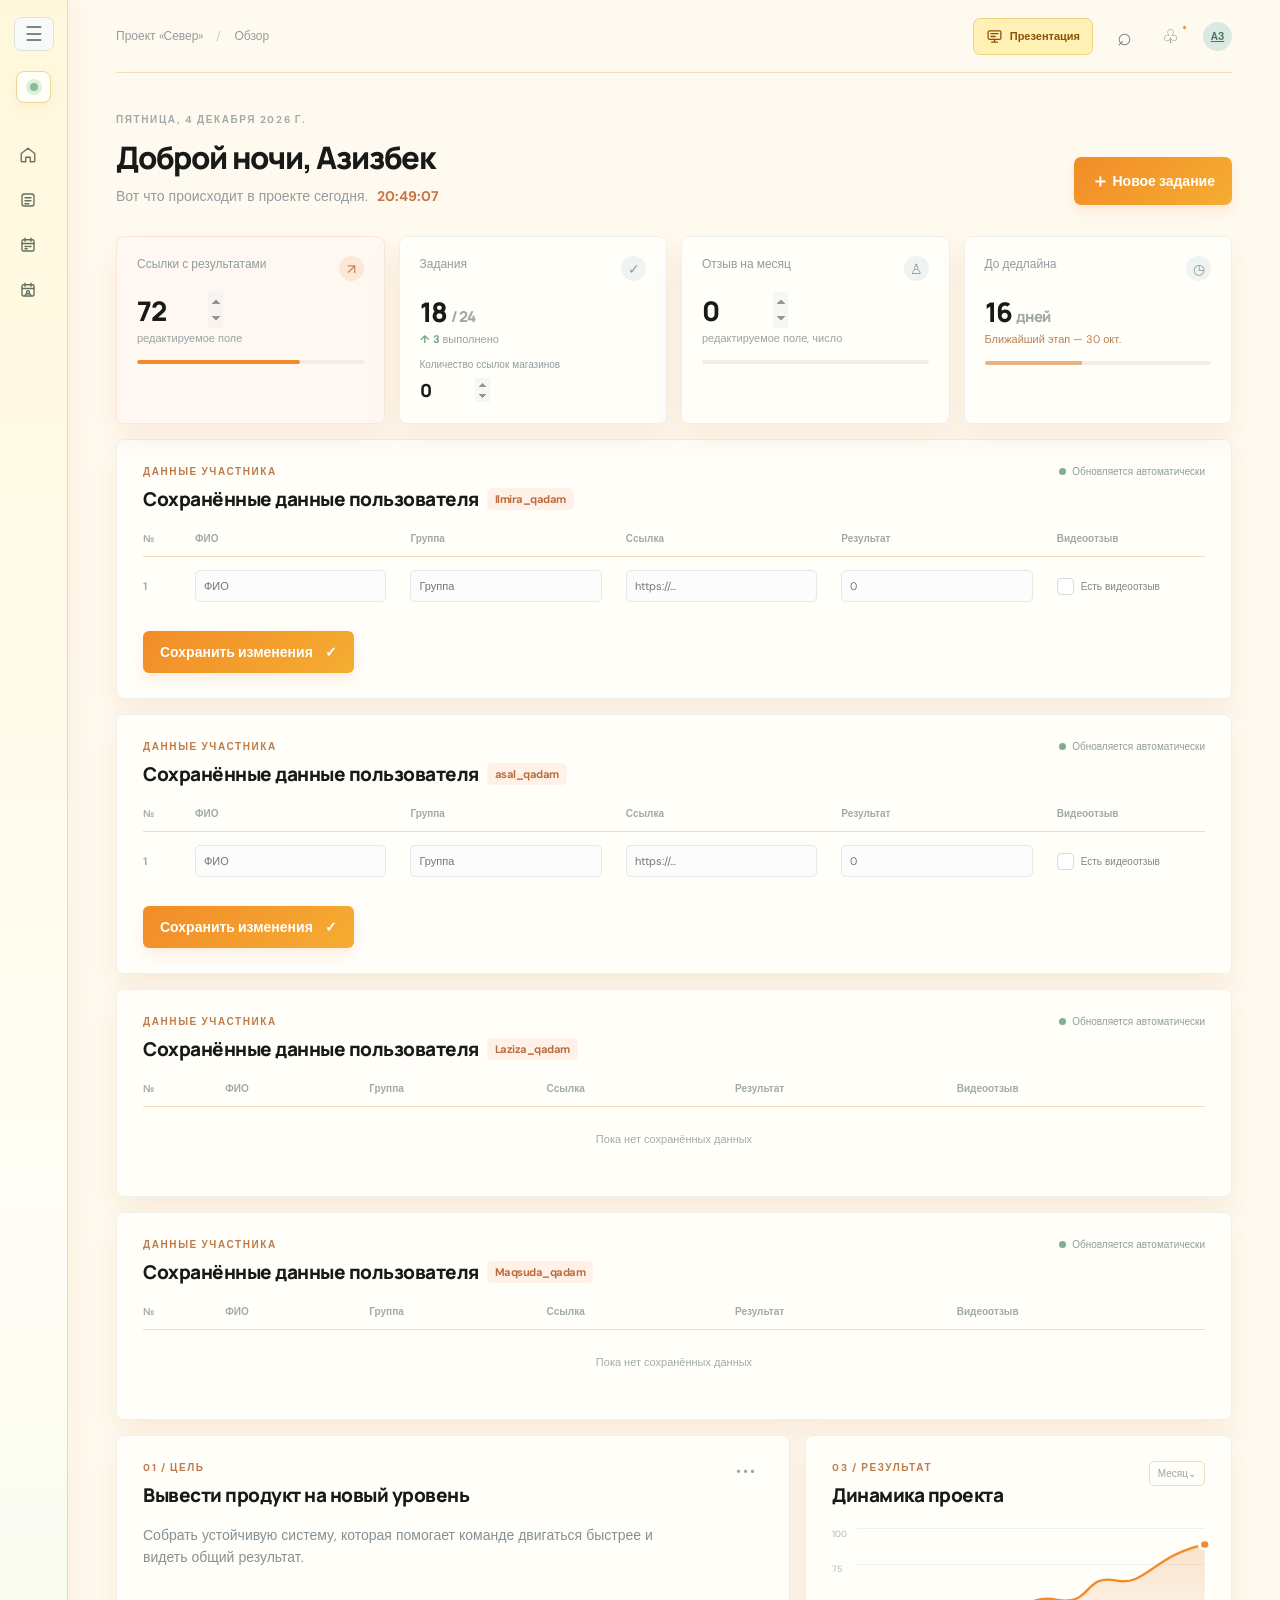
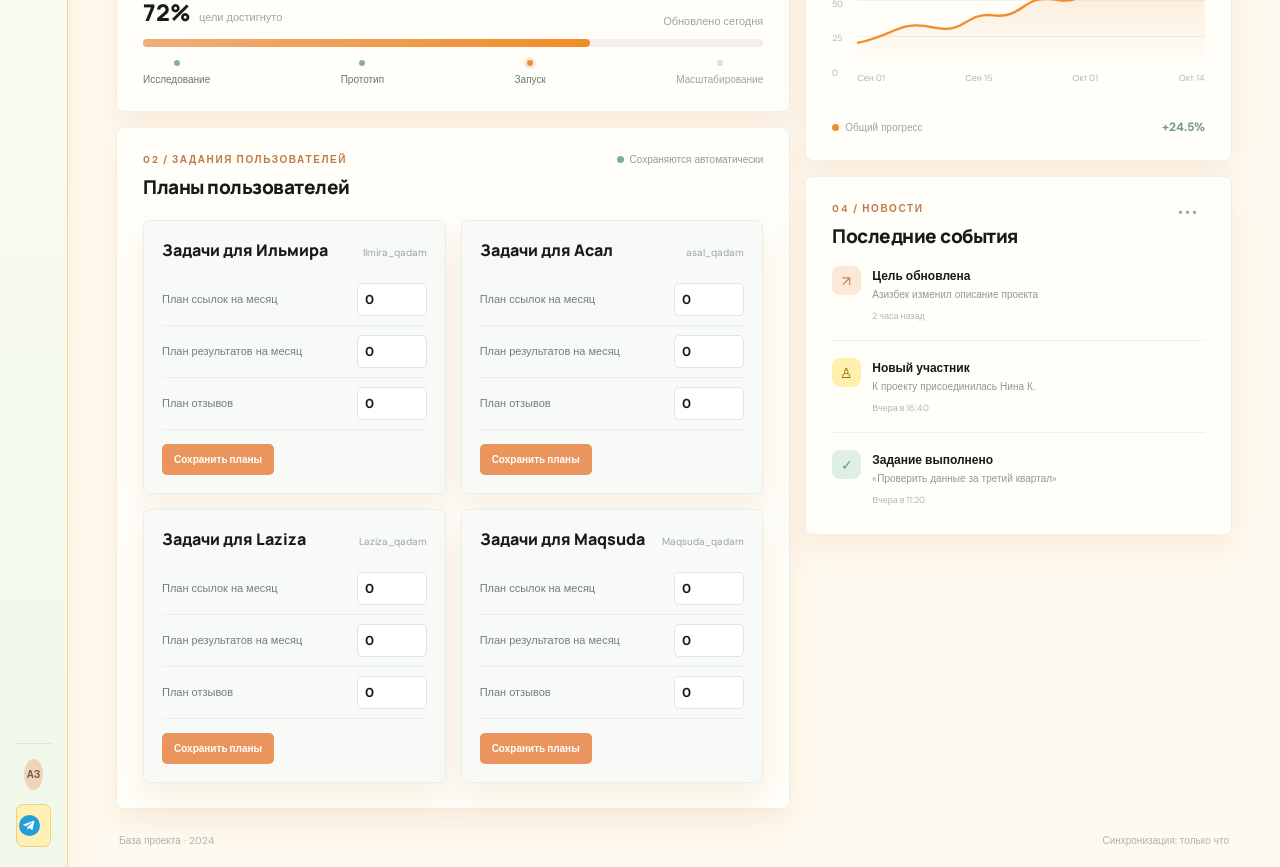
<file: index.html>
<!DOCTYPE html>
<html lang="ru">
<head>
    <meta charset="UTF-8">
    <meta name="viewport" content="width=device-width, initial-scale=1.0">
    <title>База | Центр управления</title>
    <link rel="preconnect" href="https://fonts.googleapis.com">
    <link rel="preconnect" href="https://fonts.gstatic.com" crossorigin>
    <link href="https://fonts.googleapis.com/css2?family=DM+Sans:wght@400;500;600;700&family=Manrope:wght@700;800&display=swap" rel="stylesheet">
    <link rel="stylesheet" href="style.css">
</head>
<body>
    <div class="app-shell">
        <aside class="sidebar">
            <div class="brand"><span class="brand-mark">Б</span><span>База</span></div>
            <div class="workspace-switcher"><span class="workspace-dot"></span><span>Проект «Север»</span><span class="chevron">⌄</span></div>
            <nav class="main-nav" aria-label="Навигация по расписанию">
                <a class="nav-item" href="index.html"><span class="nav-icon">⌂</span>Главная</a>
                <a class="nav-item" href="index.html#tasks"><span class="nav-icon">☷</span>Задачи</a>
                <a class="nav-item" href="schedule.html"><span class="nav-icon">▣</span>Расписание спикеров</a>
                <a class="nav-item" href="curator-schedule.html"><span class="nav-icon">▤</span>Расписание онлайн кураторов</a>
            </nav>
            <div class="sidebar-footer"><div class="user-avatar">АЗ</div><div><strong>Азизбек К.</strong><small>Администратор</small></div><span class="more">•••</span></div>
        </aside>

        <main class="main-content" id="overview">
                <header class="topbar"><div class="breadcrumb">Проект «Север» <span>/</span> Обзор</div><div class="top-actions"><a class="presentation-btn" href="presentation.html"><span><svg viewBox="0 0 24 24" aria-hidden="true"><rect x="3" y="4" width="18" height="12" rx="2"/><path d="M8 20h8M12 16v4M7 8h10M7 12h6"/></svg></span> Презентация</a><button class="icon-btn" aria-label="Поиск">⌕</button><button class="icon-btn notification" aria-label="Уведомления">♧<i></i></button><a class="mini-avatar" href="auth.html" aria-label="Открыть аккаунт">АЗ</a></div></header>
                <section class="page-heading"><div><p class="eyebrow" id="systemDate">ЗАГРУЗКА ДАТЫ</p><h1><span id="timeGreeting">Доброе утро</span>, Азизбек</h1><p class="heading-copy">Вот что происходит в проекте сегодня. <span class="live-time" id="systemTime">--:--:--</span></p></div><button class="primary-btn" id="addTask"><span>＋</span> Новое задание</button></section>

            <section class="metrics-grid" aria-label="Ключевые показатели">
                <article class="metric-card accent"><div class="metric-top"><span>Ссылки с результатами</span><span class="metric-icon">↗</span></div><input class="metric-input" id="resultLinks" type="number" min="0" value="72" aria-label="Количество ссылок с результатами"><div class="metric-bottom">редактируемое поле</div><div class="mini-progress"><span id="resultLinksProgress" style="width:72%"></span></div></article>
                <article class="metric-card"><div class="metric-top"><span>Задания</span><span class="metric-icon neutral">✓</span></div><strong>18 <small>/ 24</small></strong><div class="metric-bottom"><span class="up">↑ 3</span> выполнено</div><label class="metric-edit-label" for="shopLinks">Количество ссылок магазинов</label><input class="metric-input compact" id="shopLinks" type="number" min="0" value="0" aria-label="Количество ссылок магазинов"></article>
                <article class="metric-card"><div class="metric-top"><span>Отзыв на месяц</span><span class="metric-icon neutral">♙</span></div><input class="metric-input" id="monthlyReviews" type="number" min="0" value="0" aria-label="Количество отзывов за месяц"><div class="metric-bottom">редактируемое поле, число</div><div class="mini-progress green"><span id="monthlyReviewsProgress" style="width:0%"></span></div></article>
                <article class="metric-card"><div class="metric-top"><span>До дедлайна</span><span class="metric-icon neutral">◷</span></div><strong>16 <small>дней</small></strong><div class="metric-bottom warning">Ближайший этап — 30 окт.</div><div class="deadline-line"><span></span></div></article>
            </section>

            <section class="panel admin-data-panel" id="userData"><div class="panel-heading"><div><p class="section-kicker">ДАННЫЕ УЧАСТНИКА</p><h2>Сохранённые данные пользователя <span class="user-title">Ilmira_qadam</span></h2></div><span class="data-sync-label"><i></i> Обновляется автоматически</span></div><div class="admin-table-scroll"><table class="admin-data-table"><thead><tr><th>№</th><th>ФИО</th><th>Группа</th><th>Ссылка</th><th>Результат</th><th>Видеоотзыв</th></tr></thead><tbody id="adminDataBody"><tr><td colspan="6" class="empty-data">Пока нет сохранённых данных</td></tr></tbody></table></div></section>
            <section class="panel admin-data-panel" id="asalUserData"><div class="panel-heading"><div><p class="section-kicker">ДАННЫЕ УЧАСТНИКА</p><h2>Сохранённые данные пользователя <span class="user-title">asal_qadam</span></h2></div><span class="data-sync-label"><i></i> Обновляется автоматически</span></div><div class="admin-table-scroll"><table class="admin-data-table"><thead><tr><th>№</th><th>ФИО</th><th>Группа</th><th>Ссылка</th><th>Результат</th><th>Видеоотзыв</th></tr></thead><tbody id="asalAdminDataBody"><tr><td colspan="6" class="empty-data">Пока нет сохранённых данных</td></tr></tbody></table></div></section>
            <section class="panel admin-data-panel" id="lazizaUserData"><div class="panel-heading"><div><p class="section-kicker">ДАННЫЕ УЧАСТНИКА</p><h2>Сохранённые данные пользователя <span class="user-title">Laziza_qadam</span></h2></div><span class="data-sync-label"><i></i> Обновляется автоматически</span></div><div class="admin-table-scroll"><table class="admin-data-table"><thead><tr><th>№</th><th>ФИО</th><th>Группа</th><th>Ссылка</th><th>Результат</th><th>Видеоотзыв</th></tr></thead><tbody id="lazizaAdminDataBody"><tr><td colspan="6" class="empty-data">Пока нет сохранённых данных</td></tr></tbody></table></div></section>
            <section class="panel admin-data-panel" id="maqsudaUserData"><div class="panel-heading"><div><p class="section-kicker">ДАННЫЕ УЧАСТНИКА</p><h2>Сохранённые данные пользователя <span class="user-title">Maqsuda_qadam</span></h2></div><span class="data-sync-label"><i></i> Обновляется автоматически</span></div><div class="admin-table-scroll"><table class="admin-data-table"><thead><tr><th>№</th><th>ФИО</th><th>Группа</th><th>Ссылка</th><th>Результат</th><th>Видеоотзыв</th></tr></thead><tbody id="maqsudaAdminDataBody"><tr><td colspan="6" class="empty-data">Пока нет сохранённых данных</td></tr></tbody></table></div></section>

            <section class="content-grid">
                <div class="main-column">
                    <article class="panel goal-panel" id="goal"><div class="panel-heading"><div><p class="section-kicker">01 / ЦЕЛЬ</p><h2>Вывести продукт на новый уровень</h2></div><button class="more-btn" aria-label="Другие действия">•••</button></div><p class="goal-description">Собрать устойчивую систему, которая помогает команде двигаться быстрее и видеть общий результат.</p><div class="goal-meta"><div><span class="goal-percent">72%</span><span class="muted">цели достигнуто</span></div><span class="muted">Обновлено сегодня</span></div><div class="large-progress"><span style="width:72%"></span></div><div class="milestones"><span class="done">Исследование</span><span class="done">Прототип</span><span class="current">Запуск</span><span>Масштабирование</span></div></article>
                    <article class="panel tasks-panel" id="tasks"><div class="panel-heading"><div><p class="section-kicker">02 / ЗАДАНИЯ</p><h2>Ближайшие задачи</h2></div><button class="text-btn" id="viewAll">Все задания <span>→</span></button></div><div class="task-tabs"><button class="task-tab active" data-filter="all">Все <b>4</b></button><button class="task-tab" data-filter="mine">Мои</button><button class="task-tab" data-filter="done">Завершённые</button></div><div class="task-list"><div class="task-row" data-status="mine"><button class="check-circle" aria-label="Отметить выполненным"></button><div class="task-content"><strong>Согласовать финальную структуру</strong><span>Проектирование · сегодня</span></div><div class="task-person">АК</div><span class="priority high">Высокий</span></div><div class="task-row" data-status="mine"><button class="check-circle" aria-label="Отметить выполненным"></button><div class="task-content"><strong>Подготовить презентацию для команды</strong><span>Коммуникация · завтра</span></div><div class="task-person pink">МП</div><span class="priority medium">Средний</span></div><div class="task-row" data-status="done"><button class="check-circle checked" aria-label="Выполнено">✓</button><div class="task-content completed-task"><strong>Проверить данные за третий квартал</strong><span>Аналитика · выполнено вчера</span></div><div class="task-person blue">ИС</div><span class="priority low">Готово</span></div><div class="task-row" data-status="mine"><button class="check-circle" aria-label="Отметить выполненным"></button><div class="task-content"><strong>Собрать обратную связь</strong><span>Исследование · 18 окт.</span></div><div class="task-person yellow">НК</div><span class="priority low">Низкий</span></div></div></article>
                </div>
                <aside class="side-column"><article class="panel result-panel" id="result"><div class="panel-heading"><div><p class="section-kicker">03 / РЕЗУЛЬТАТ</p><h2>Динамика проекта</h2></div><button class="period-btn">Месяц⌄</button></div><div class="chart-wrap"><div class="chart-y"><span>100</span><span>75</span><span>50</span><span>25</span><span>0</span></div><div class="chart"><div class="grid-line"></div><div class="grid-line"></div><div class="grid-line"></div><div class="grid-line"></div><svg viewBox="0 0 330 150" preserveAspectRatio="none" aria-label="График роста проекта"><defs><linearGradient id="area" x1="0" x2="0" y1="0" y2="1"><stop offset="0" stop-color="#ee9c55" stop-opacity=".28"/><stop offset="1" stop-color="#ee9c55" stop-opacity="0"/></linearGradient></defs><path class="area" d="M0,125 C35,117 40,100 72,108 S102,91 130,95 S157,71 190,78 S215,50 245,57 S280,30 330,18 L330,150 L0,150Z"/><path class="line" d="M0,125 C35,117 40,100 72,108 S102,91 130,95 S157,71 190,78 S215,50 245,57 S280,30 330,18"/><circle cx="330" cy="18" r="5"/></svg><div class="chart-x"><span>Сен 01</span><span>Сен 15</span><span>Окт 01</span><span>Окт 14</span></div></div></div><div class="result-footer"><span class="legend-dot"></span><span>Общий прогресс</span><strong>+24.5%</strong></div></article><article class="panel news-panel" id="news"><div class="panel-heading"><div><p class="section-kicker">04 / НОВОСТИ</p><h2>Последние события</h2></div><button class="more-btn">•••</button></div><div class="news-item"><div class="news-icon orange">↗</div><div><strong>Цель обновлена</strong><p>Алексей изменил описание проекта</p><small>2 часа назад</small></div></div><div class="news-item"><div class="news-icon blue">♙</div><div><strong>Новый участник</strong><p>К проекту присоединилась Нина К.</p><small>Вчера в 16:40</small></div></div><div class="news-item"><div class="news-icon green">✓</div><div><strong>Задание выполнено</strong><p>«Проверить данные за третий квартал»</p><small>Вчера в 11:20</small></div></div></article></aside>
                    <aside class="side-column"><article class="panel result-panel" id="result"><div class="panel-heading"><div><p class="section-kicker">03 / РЕЗУЛЬТАТ</p><h2>Динамика проекта</h2></div><button class="period-btn">Месяц⌄</button></div><div class="chart-wrap"><div class="chart-y"><span>100</span><span>75</span><span>50</span><span>25</span><span>0</span></div><div class="chart"><div class="grid-line"></div><div class="grid-line"></div><div class="grid-line"></div><div class="grid-line"></div><svg viewBox="0 0 330 150" preserveAspectRatio="none" aria-label="График роста проекта"><defs><linearGradient id="area" x1="0" x2="0" y1="0" y2="1"><stop offset="0" stop-color="#ee9c55" stop-opacity=".28"/><stop offset="1" stop-color="#ee9c55" stop-opacity="0"/></linearGradient></defs><path class="area" d="M0,125 C35,117 40,100 72,108 S102,91 130,95 S157,71 190,78 S215,50 245,57 S280,30 330,18 L330,150 L0,150Z"/><path class="line" d="M0,125 C35,117 40,100 72,108 S102,91 130,95 S157,71 190,78 S215,50 245,57 S280,30 330,18"/><circle cx="330" cy="18" r="5"/></svg><div class="chart-x"><span>Сен 01</span><span>Сен 15</span><span>Окт 01</span><span>Окт 14</span></div></div></div><div class="result-footer"><span class="legend-dot"></span><span>Общий прогресс</span><strong>+24.5%</strong></div></article><article class="panel news-panel" id="news"><div class="panel-heading"><div><p class="section-kicker">04 / НОВОСТИ</p><h2>Последние события</h2></div><button class="more-btn">•••</button></div><div class="news-item"><div class="news-icon orange">↗</div><div><strong>Цель обновлена</strong><p>Азизбек изменил описание проекта</p><small>2 часа назад</small></div></div><div class="news-item"><div class="news-icon blue">♙</div><div><strong>Новый участник</strong><p>К проекту присоединилась Нина К.</p><small>Вчера в 16:40</small></div></div><div class="news-item"><div class="news-icon green">✓</div><div><strong>Задание выполнено</strong><p>«Проверить данные за третий квартал»</p><small>Вчера в 11:20</small></div></article></aside>
            </section>
            <footer class="footer-note"><span>База проекта · 2024</span><span>Синхронизация: только что</span></footer>
        </main>
    </div>
    <script src="script.js"></script>
</body>
</html>
</file>
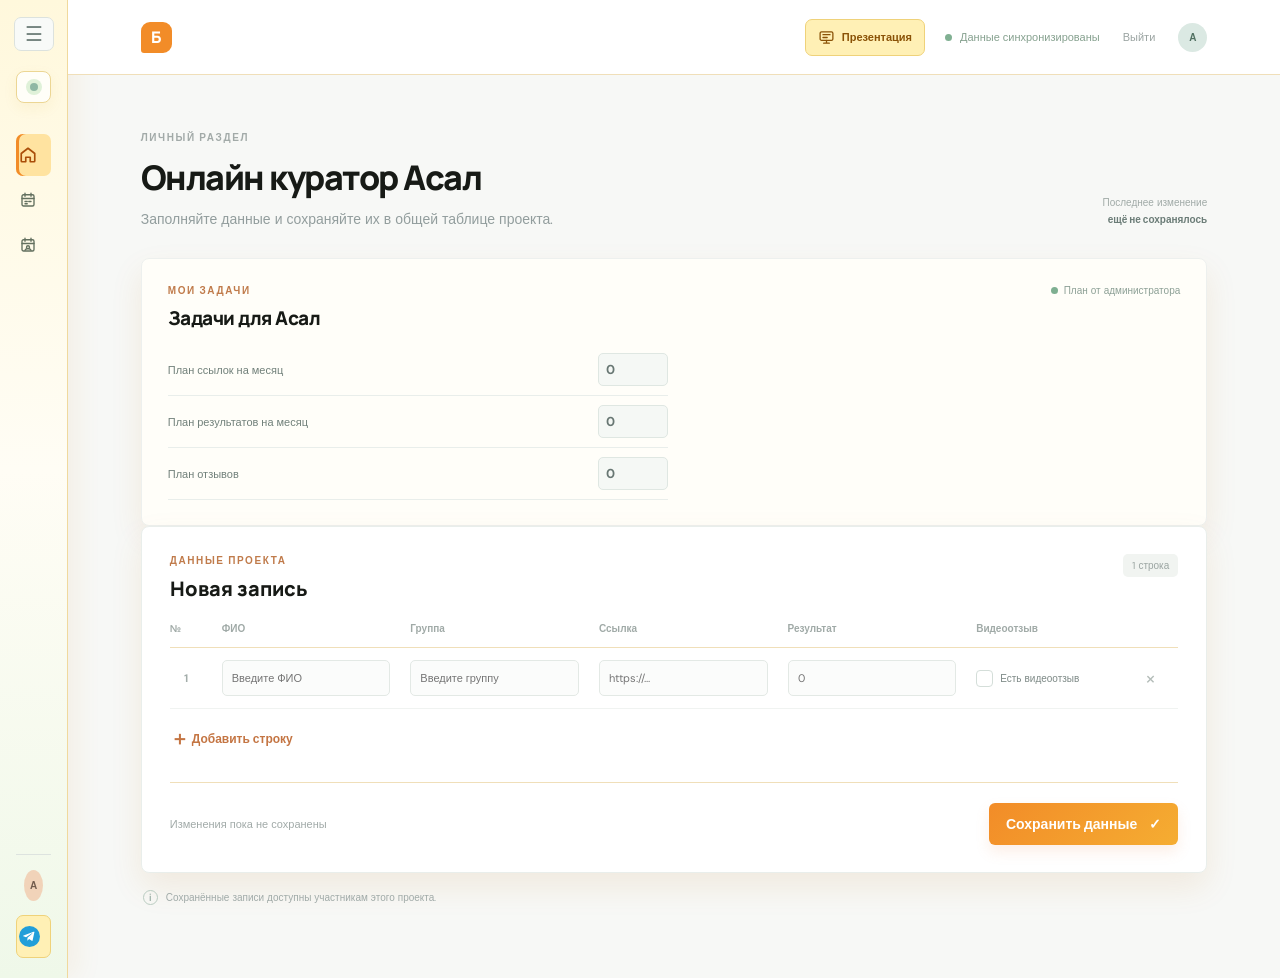
<file: asal-user.html>
<!DOCTYPE html>
<html lang="ru">
<head>
    <meta charset="UTF-8">
    <meta name="viewport" content="width=device-width, initial-scale=1.0">
    <title>База | Онлайн куратор Асал</title>
    <link rel="preconnect" href="https://fonts.googleapis.com">
    <link rel="preconnect" href="https://fonts.gstatic.com" crossorigin>
    <link href="https://fonts.googleapis.com/css2?family=DM+Sans:wght@400;500;600;700&family=Manrope:wght@700;800&display=swap" rel="stylesheet">
    <link rel="stylesheet" href="style.css">
</head>
<body class="user-page asal-user-page" data-user-storage="asal">
    <div class="user-shell">
        <aside class="sidebar user-sidebar">
            <div class="brand"><span class="brand-mark">Б</span><span>База</span></div>
            <div class="workspace-switcher"><span class="workspace-dot"></span><span>Проект «Север»</span><span class="chevron">⌄</span></div>
            <nav class="main-nav" aria-label="Навигация Асал">
                <p class="nav-label">Кабинет Асал</p>
                <a class="nav-item active" href="asal-user.html"><span class="nav-icon">⌂</span>Главная</a>
                <p class="nav-label second-label">Расписание</p>
                <a class="nav-item" href="schedule.html"><span class="nav-icon">▣</span>Расписание спикеров</a>
                <a class="nav-item" href="curator-schedule.html"><span class="nav-icon">▤</span>Расписание онлайн кураторов</a>
            </nav>
            <div class="sidebar-footer"><div class="user-avatar">А</div><div><strong>asal_qadam</strong><small>Онлайн куратор</small></div></div>
        </aside>
        <div class="user-content">
            <header class="user-topbar"><a class="auth-brand" href="index.html"><span class="brand-mark">Б</span><span>База</span></a><div class="user-top-actions"><span class="user-status"><i></i> Данные синхронизированы</span><a href="auth.html" class="logout-link">Выйти</a><span class="mini-avatar">А</span></div></header>
            <main class="user-main">
                <div class="user-heading"><div><p class="eyebrow">ЛИЧНЫЙ РАЗДЕЛ</p><h1>Онлайн куратор Асал</h1><p>Заполняйте данные и сохраняйте их в общей таблице проекта.</p></div><div class="user-date">Последнее изменение<br><strong id="lastSaved">ещё не сохранялось</strong></div></div>
                <section class="table-panel"><div class="table-toolbar"><div><span class="section-kicker">ДАННЫЕ ПРОЕКТА</span><h2>Новая запись</h2></div><span class="row-counter" id="rowCounter">1 строка</span></div><div class="table-scroll"><table class="data-table"><thead><tr><th class="number-column">№</th><th>ФИО</th><th>Группа</th><th>Ссылка</th><th>Результат</th><th>Видеоотзыв</th><th aria-label="Удалить"></th></tr></thead><tbody id="tableBody"></tbody></table></div><button class="add-row-btn" id="addRow" type="button"><span>＋</span> Добавить строку</button><div class="save-area"><p class="save-message" id="saveMessage">Изменения пока не сохранены</p><button class="save-btn" id="saveTable" type="button">Сохранить данные <span>✓</span></button></div></section>
                <p class="user-note"><span>i</span> Сохранённые записи доступны участникам этого проекта.</p>
            </main>
        </div>
    </div>
    <script src="script.js"></script>
</body>
</html>
</file>
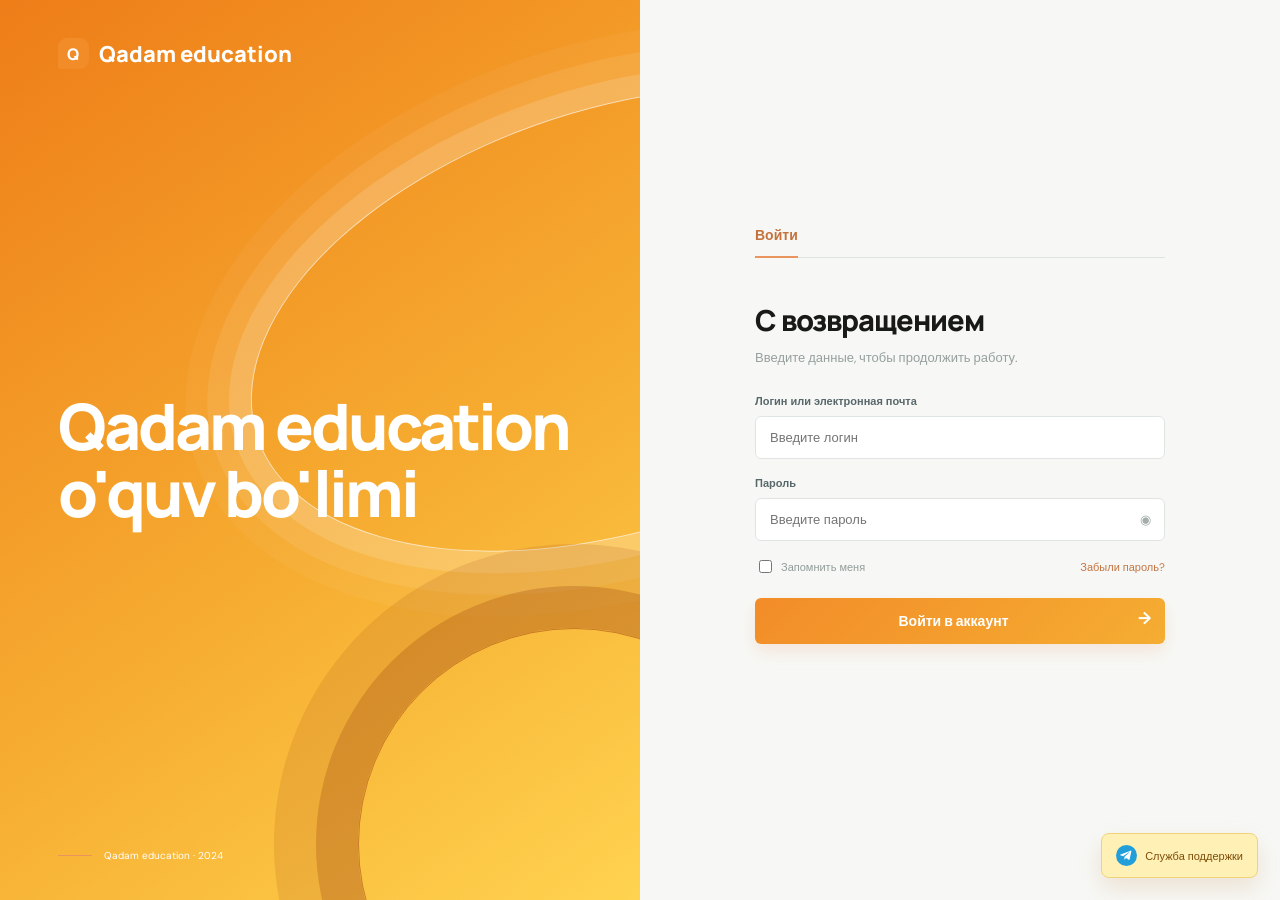
<file: auth.html>
<!DOCTYPE html>
<html lang="ru">
<head>
    <meta charset="UTF-8">
    <meta name="viewport" content="width=device-width, initial-scale=1.0">
    <title>База | Вход и регистрация</title>
    <link rel="preconnect" href="https://fonts.googleapis.com">
    <link rel="preconnect" href="https://fonts.gstatic.com" crossorigin>
    <link href="https://fonts.googleapis.com/css2?family=DM+Sans:wght@400;500;600;700&family=Manrope:wght@700;800&display=swap" rel="stylesheet">
    <link rel="stylesheet" href="style.css">
</head>
<body class="auth-page">
    <main class="auth-layout">
        <section class="auth-intro">
            <a class="auth-brand" href="auth.html"><span class="brand-mark">Q</span><span>Qadam education</span></a>
            <div class="intro-copy">
                <h1>Qadam education<br><em>o'quv bo'limi</em></h1>
            </div>
            <div class="intro-footer"><span class="intro-line"></span><span>Qadam education · 2024</span></div>
        </section>

        <section class="auth-card-wrap">
            <div class="auth-card">
                <div class="auth-tabs" role="tablist">
                    <button class="auth-tab active" data-mode="login" role="tab">Войти</button>
                </div>
                <div class="auth-heading">
                    <h2 id="authTitle">С возвращением</h2>
                    <p id="authSubtitle">Введите данные, чтобы продолжить работу.</p>
                </div>
                <form id="authForm">
                    <label class="field-label" for="email">Логин или электронная почта</label>
                    <input class="field-input" id="email" type="text" placeholder="Введите логин" required>
                    <label class="field-label" for="password">Пароль</label>
                    <div class="password-field"><input class="field-input" id="password" type="password" placeholder="Введите пароль" required><button class="password-toggle" type="button" aria-label="Показать пароль">◉</button></div>
                    <label class="field-label register-only" for="confirmPassword">Повторите пароль</label>
                    <input class="field-input register-only" id="confirmPassword" type="password" placeholder="Повторите пароль">
                    <div class="form-options"><label class="remember"><input type="checkbox"> <span>Запомнить меня</span></label><button class="forgot-btn" type="button">Забыли пароль?</button></div>
                    <button class="auth-submit" type="submit" id="submitButton">Войти в аккаунт <span>→</span></button>
                    <p class="form-message" id="formMessage" role="status"></p>
                </form>
            </div>
        </section>
    </main>
    <script src="script.js"></script>
</body>
</html>
</file>
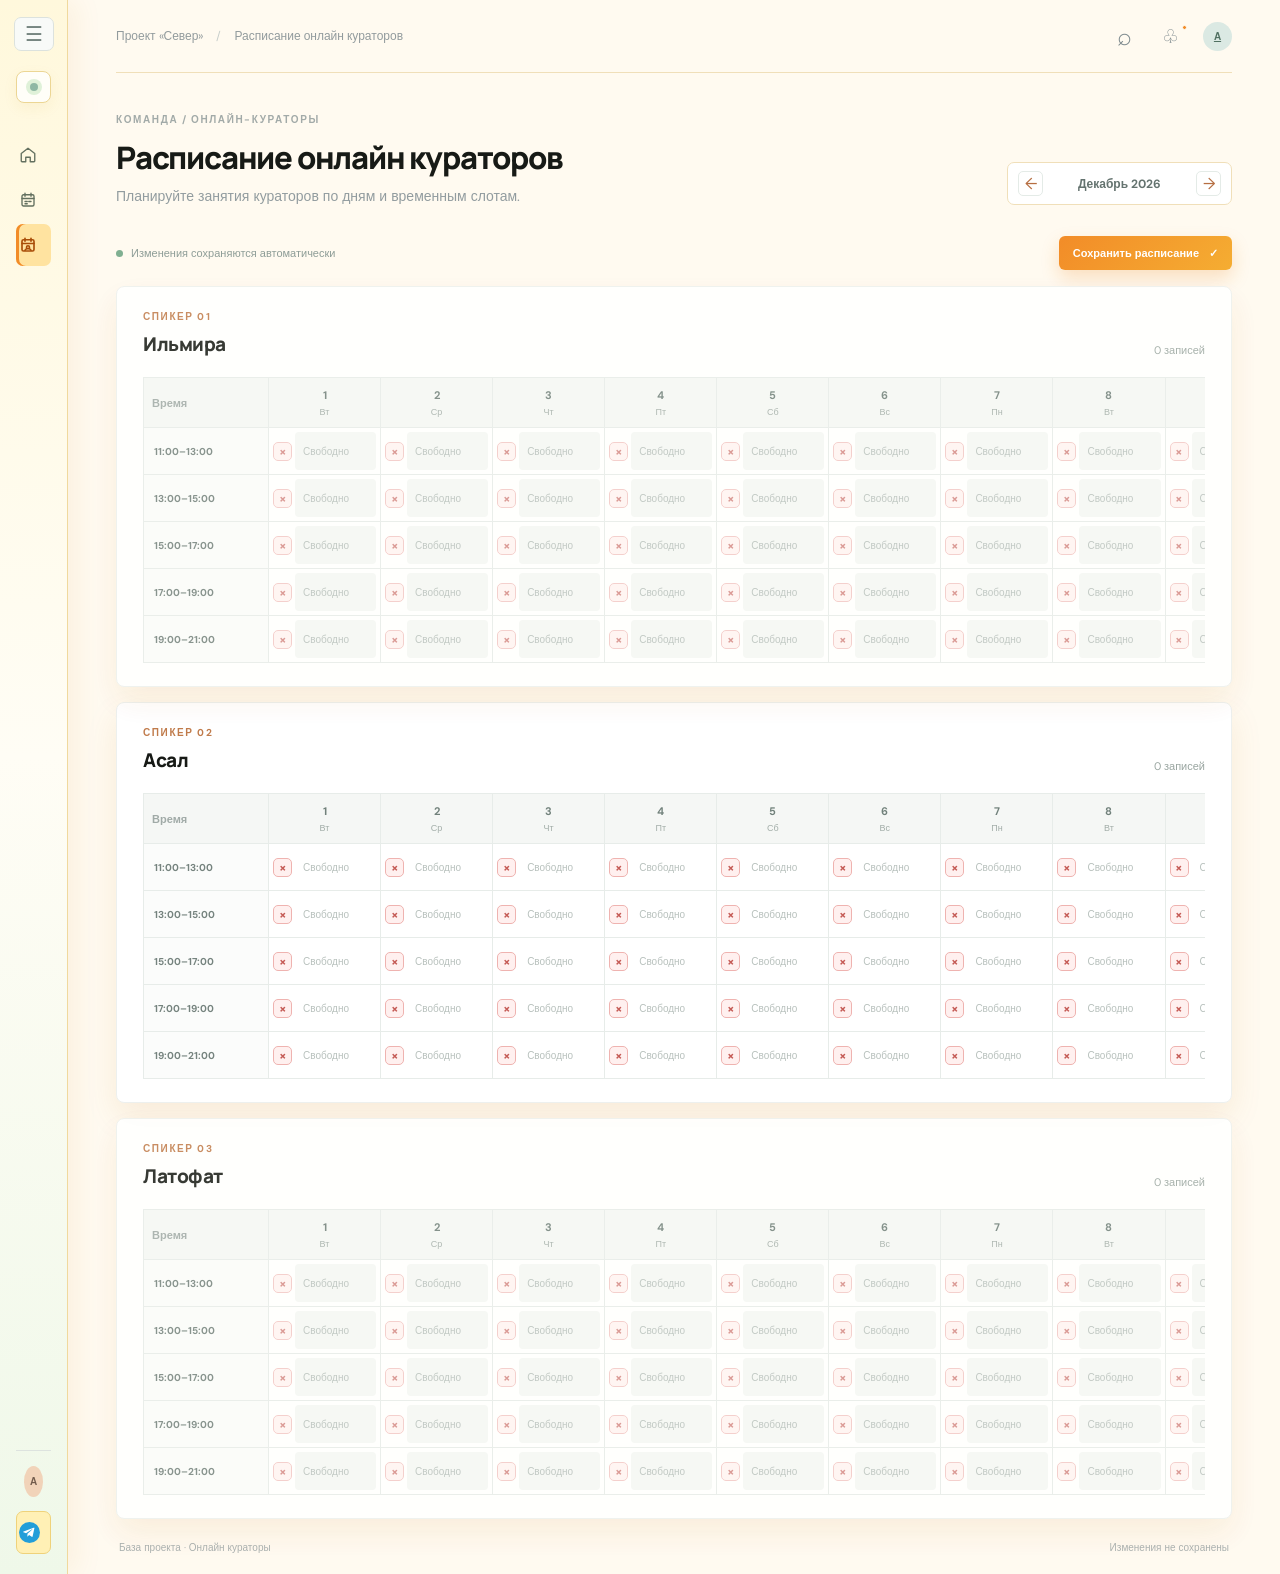
<file: curator-schedule.html>
<!DOCTYPE html>
<html lang="ru">
<head>
    <meta charset="UTF-8">
    <meta name="viewport" content="width=device-width, initial-scale=1.0">
    <title>База | Расписание онлайн кураторов</title>
    <link rel="preconnect" href="https://fonts.googleapis.com">
    <link rel="preconnect" href="https://fonts.gstatic.com" crossorigin>
    <link href="https://fonts.googleapis.com/css2?family=DM+Sans:wght@400;500;600;700&family=Manrope:wght@700;800&display=swap" rel="stylesheet">
    <link rel="stylesheet" href="style.css">
</head>
<body class="schedule-page curator-schedule">
    <div class="app-shell">
        <aside class="sidebar">
            <div class="brand"><span class="brand-mark">Б</span><span>База</span></div>
            <div class="workspace-switcher"><span class="workspace-dot"></span><span>Проект «Север»</span><span class="chevron">⌄</span></div>
            <nav class="main-nav" aria-label="Навигация по расписанию">
                <a class="nav-item admin-only" href="index.html"><span class="nav-icon">⌂</span>Главная</a>
                <a class="nav-item admin-only" href="index.html#tasks"><span class="nav-icon">☷</span>Задачи</a>
                <a class="nav-item user-only" id="scheduleHomeLink" href="index.html"><span class="nav-icon">⌂</span>Главная</a>
                <a class="nav-item" href="schedule.html"><span class="nav-icon">▣</span>Расписание спикеров</a>
                <a class="nav-item active" id="curatorScheduleLink" href="curator-schedule.html"><span class="nav-icon">▤</span>Расписание онлайн кураторов</a>
            </nav>
            <div class="sidebar-footer"><div class="user-avatar">АЗ</div><div><strong>Азизбек К.</strong><small>Администратор</small></div><span class="more">•••</span></div>
        </aside>
        <main class="main-content schedule-main">
            <header class="topbar"><div class="breadcrumb">Проект «Север» <span>/</span> Расписание онлайн кураторов</div><div class="top-actions"><button class="icon-btn" aria-label="Поиск">⌕</button><button class="icon-btn notification" aria-label="Уведомления">♧<i></i></button><a class="mini-avatar" href="auth.html" aria-label="Открыть аккаунт">АЗ</a></div></header>
            <section class="page-heading schedule-heading"><div><p class="eyebrow">КОМАНДА / ОНЛАЙН-КУРАТОРЫ</p><h1>Расписание онлайн кураторов</h1><p class="heading-copy">Планируйте занятия кураторов по дням и временным слотам.</p></div><div class="month-control"><button id="previousMonth" type="button" aria-label="Предыдущий месяц">←</button><strong id="currentMonth">Месяц</strong><button id="nextMonth" type="button" aria-label="Следующий месяц">→</button></div></section>
            <div class="schedule-meta"><span class="schedule-hint"><i></i> Изменения сохраняются автоматически</span><button class="save-schedule" id="saveSchedule" type="button">Сохранить расписание <span>✓</span></button></div>
            <section class="speakers-list" id="speakersList"></section>
            <footer class="footer-note"><span>База проекта · Онлайн кураторы</span><span id="scheduleUpdated">Изменения не сохранены</span></footer>
        </main>
    </div>
    <script src="script.js"></script>
</body>
</html>
</file>
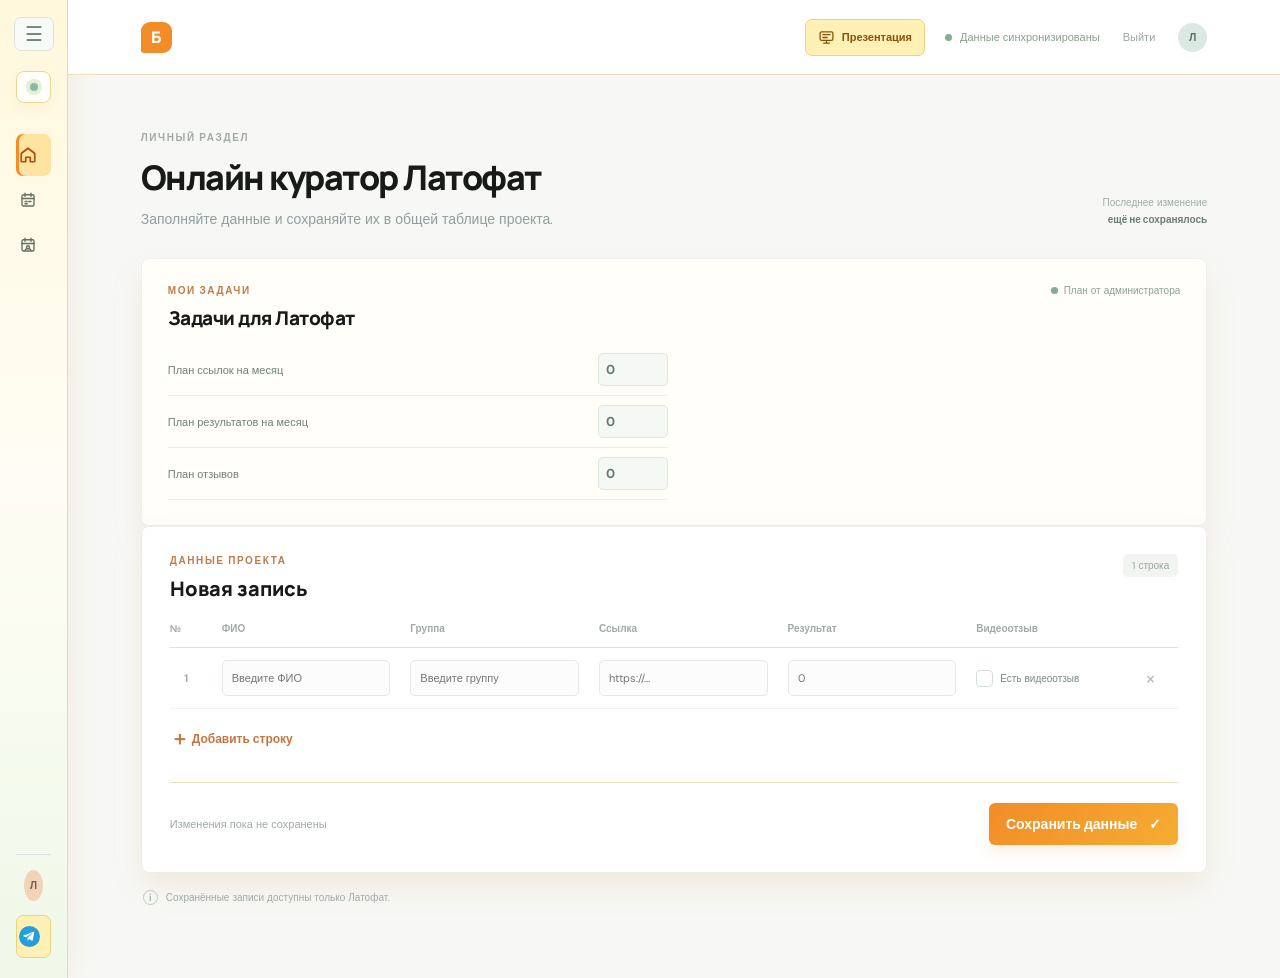
<file: latofat-user.html>
<!DOCTYPE html>
<html lang="ru">
<head>
    <meta charset="UTF-8">
    <meta name="viewport" content="width=device-width, initial-scale=1.0">
    <title>База | Онлайн куратор Латофат</title>
    <link rel="preconnect" href="https://fonts.googleapis.com">
    <link rel="preconnect" href="https://fonts.gstatic.com" crossorigin>
    <link href="https://fonts.googleapis.com/css2?family=DM+Sans:wght@400;500;600;700&family=Manrope:wght@700;800&display=swap" rel="stylesheet">
    <link rel="stylesheet" href="style.css">
</head>
<body class="user-page latofat-user-page" data-user-storage="latofat">
    <div class="user-shell">
        <aside class="sidebar user-sidebar">
            <div class="brand"><span class="brand-mark">Б</span><span>База</span></div>
            <div class="workspace-switcher"><span class="workspace-dot"></span><span>Проект «Север»</span><span class="chevron">⌄</span></div>
            <nav class="main-nav" aria-label="Навигация Латофат">
                <p class="nav-label">Кабинет Латофат</p>
                <a class="nav-item active" href="latofat-user.html"><span class="nav-icon">⌂</span>Главная</a>
                <p class="nav-label second-label">Расписание</p>
                <a class="nav-item" href="schedule.html"><span class="nav-icon">▣</span>Расписание спикеров</a>
                <a class="nav-item" href="curator-schedule.html"><span class="nav-icon">▤</span>Расписание онлайн кураторов</a>
            </nav>
            <div class="sidebar-footer"><div class="user-avatar">Л</div><div><strong>Latofat_qadam</strong><small>Онлайн куратор</small></div></div>
        </aside>
        <div class="user-content">
            <header class="user-topbar"><a class="auth-brand" href="index.html"><span class="brand-mark">Б</span><span>База</span></a><div class="user-top-actions"><span class="user-status"><i></i> Данные синхронизированы</span><a href="auth.html" class="logout-link">Выйти</a><span class="mini-avatar">Л</span></div></header>
            <main class="user-main">
                <div class="user-heading"><div><p class="eyebrow">ЛИЧНЫЙ РАЗДЕЛ</p><h1>Онлайн куратор Латофат</h1><p>Заполняйте данные и сохраняйте их в общей таблице проекта.</p></div><div class="user-date">Последнее изменение<br><strong id="lastSaved">ещё не сохранялось</strong></div></div>
                <section class="table-panel"><div class="table-toolbar"><div><span class="section-kicker">ДАННЫЕ ПРОЕКТА</span><h2>Новая запись</h2></div><span class="row-counter" id="rowCounter">1 строка</span></div><div class="table-scroll"><table class="data-table"><thead><tr><th class="number-column">№</th><th>ФИО</th><th>Группа</th><th>Ссылка</th><th>Результат</th><th>Видеоотзыв</th><th aria-label="Удалить"></th></tr></thead><tbody id="tableBody"></tbody></table></div><button class="add-row-btn" id="addRow" type="button"><span>＋</span> Добавить строку</button><div class="save-area"><p class="save-message" id="saveMessage">Изменения пока не сохранены</p><button class="save-btn" id="saveTable" type="button">Сохранить данные <span>✓</span></button></div></section>
                <p class="user-note"><span>i</span> Сохранённые записи доступны только Латофат.</p>
            </main>
        </div>
    </div>
    <script src="script.js"></script>
</body>
</html>
</file>
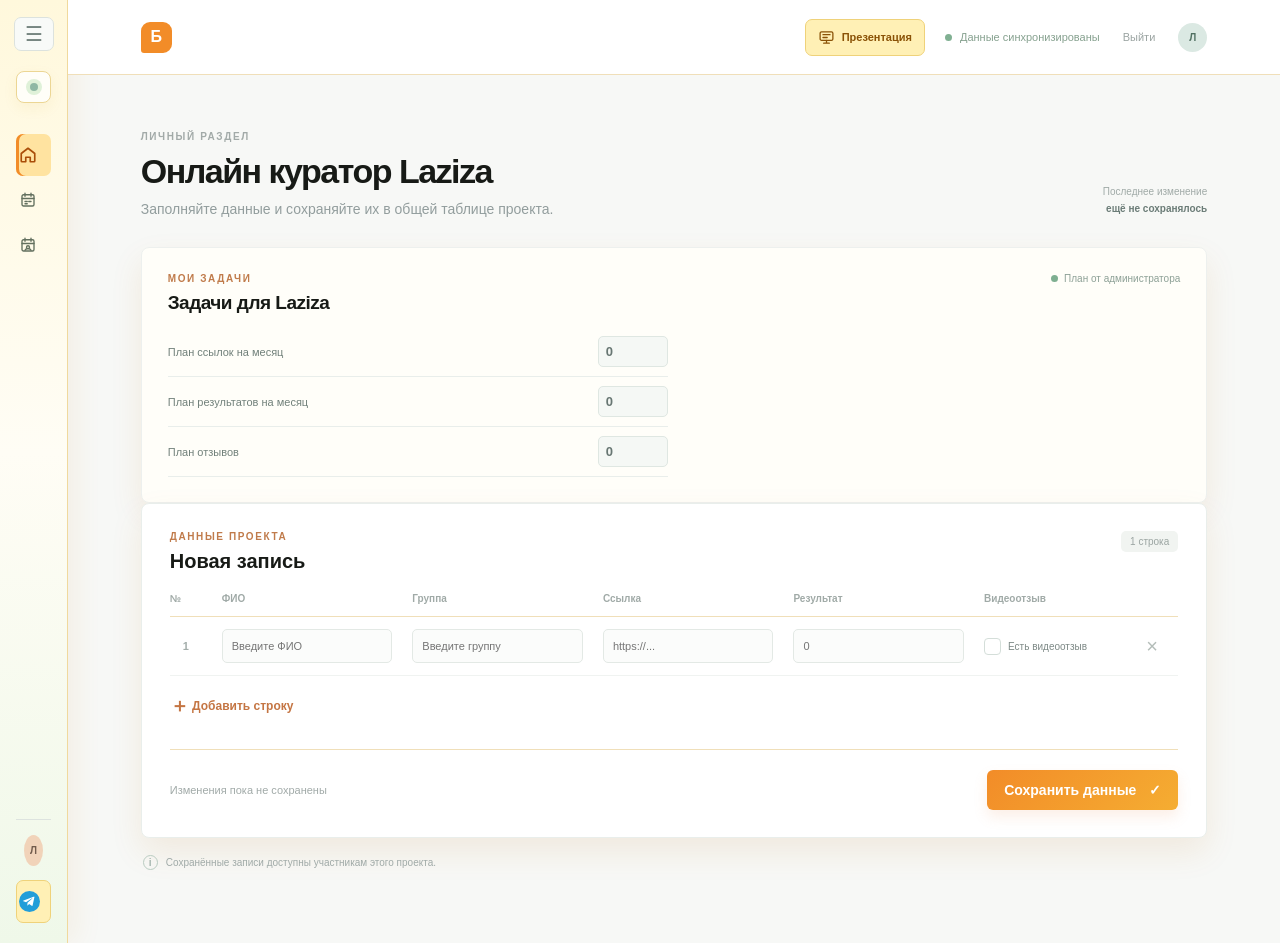
<file: laziza-user.html>
<!DOCTYPE html>
<html lang="ru">
<head>
    <meta charset="UTF-8">
    <meta name="viewport" content="width=device-width, initial-scale=1.0">
    <title>Qadam education | Онлайн куратор Laziza</title>
    <link rel="preconnect" href="https://fonts.googleapis.com">
    <link rel="preconnect" href="https://fonts.gstatic.com" crossorigin>
    <link href="style.css" rel="stylesheet">
</head>
<body class="user-page laziza-user-page" data-user-storage="laziza">
    <div class="user-shell">
        <aside class="sidebar user-sidebar"><div class="brand"><span class="brand-mark">Б</span><span>База</span></div><div class="workspace-switcher"><span class="workspace-dot"></span><span>Проект «Север»</span><span class="chevron">⌄</span></div><nav class="main-nav" aria-label="Навигация Laziza"><p class="nav-label">Кабинет Laziza</p><a class="nav-item active" href="laziza-user.html"><span class="nav-icon">⌂</span>Главная</a><p class="nav-label second-label">Расписание</p><a class="nav-item" href="schedule.html"><span class="nav-icon">▣</span>Расписание спикеров</a><a class="nav-item" href="curator-schedule.html"><span class="nav-icon">▤</span>Расписание онлайн кураторов</a></nav><div class="sidebar-footer"><div class="user-avatar">Л</div><div><strong>Laziza_qadam</strong><small>Онлайн куратор</small></div></div></aside>
        <div class="user-content"><header class="user-topbar"><a class="auth-brand" href="index.html"><span class="brand-mark">Б</span><span>База</span></a><div class="user-top-actions"><span class="user-status"><i></i> Данные синхронизированы</span><a href="auth.html" class="logout-link">Выйти</a><span class="mini-avatar">Л</span></div></header><main class="user-main"><div class="user-heading"><div><p class="eyebrow">ЛИЧНЫЙ РАЗДЕЛ</p><h1>Онлайн куратор Laziza</h1><p>Заполняйте данные и сохраняйте их в общей таблице проекта.</p></div><div class="user-date">Последнее изменение<br><strong id="lastSaved">ещё не сохранялось</strong></div></div><section class="table-panel"><div class="table-toolbar"><div><span class="section-kicker">ДАННЫЕ ПРОЕКТА</span><h2>Новая запись</h2></div><span class="row-counter" id="rowCounter">1 строка</span></div><div class="table-scroll"><table class="data-table"><thead><tr><th class="number-column">№</th><th>ФИО</th><th>Группа</th><th>Ссылка</th><th>Результат</th><th>Видеоотзыв</th><th aria-label="Удалить"></th></tr></thead><tbody id="tableBody"></tbody></table></div><button class="add-row-btn" id="addRow" type="button"><span>＋</span> Добавить строку</button><div class="save-area"><p class="save-message" id="saveMessage">Изменения пока не сохранены</p><button class="save-btn" id="saveTable" type="button">Сохранить данные <span>✓</span></button></div></section><p class="user-note"><span>i</span> Сохранённые записи доступны участникам этого проекта.</p></main></div>
    </div><script src="script.js"></script>
</body>
</html>
</file>
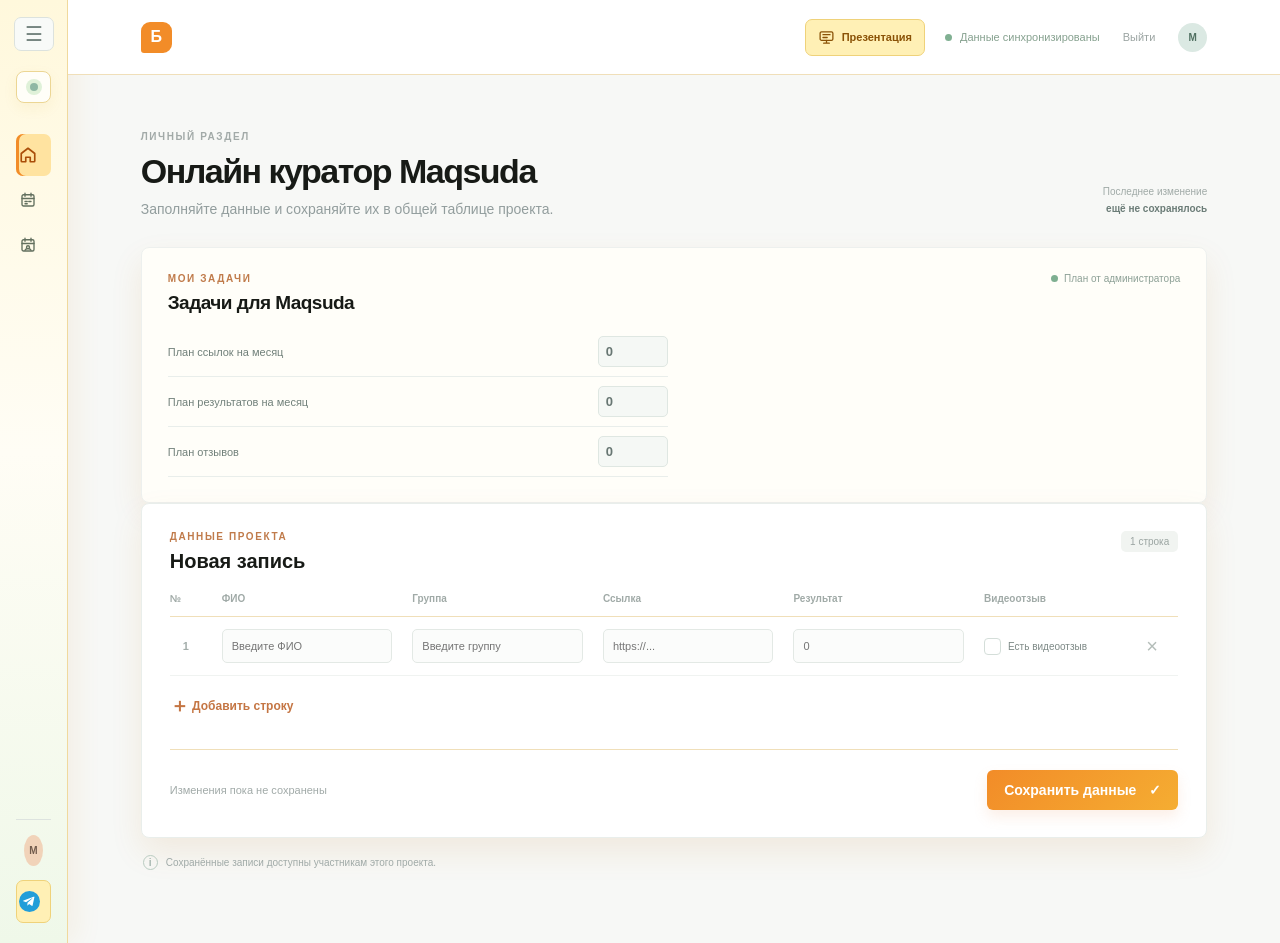
<file: maqsuda-user.html>
<!DOCTYPE html>
<html lang="ru">
<head>
    <meta charset="UTF-8">
    <meta name="viewport" content="width=device-width, initial-scale=1.0">
    <title>Qadam education | Онлайн куратор Maqsuda</title>
    <link rel="preconnect" href="https://fonts.googleapis.com">
    <link rel="preconnect" href="https://fonts.gstatic.com" crossorigin>
    <link href="style.css" rel="stylesheet">
</head>
<body class="user-page maqsuda-user-page" data-user-storage="maqsuda">
    <div class="user-shell">
        <aside class="sidebar user-sidebar"><div class="brand"><span class="brand-mark">Б</span><span>База</span></div><div class="workspace-switcher"><span class="workspace-dot"></span><span>Проект «Север»</span><span class="chevron">⌄</span></div><nav class="main-nav" aria-label="Навигация Maqsuda"><p class="nav-label">Кабинет Maqsuda</p><a class="nav-item active" href="maqsuda-user.html"><span class="nav-icon">⌂</span>Главная</a><p class="nav-label second-label">Расписание</p><a class="nav-item" href="schedule.html"><span class="nav-icon">▣</span>Расписание спикеров</a><a class="nav-item" href="curator-schedule.html"><span class="nav-icon">▤</span>Расписание онлайн кураторов</a></nav><div class="sidebar-footer"><div class="user-avatar">М</div><div><strong>Maqsuda_qadam</strong><small>Онлайн куратор</small></div></div></aside>
        <div class="user-content"><header class="user-topbar"><a class="auth-brand" href="index.html"><span class="brand-mark">Б</span><span>База</span></a><div class="user-top-actions"><span class="user-status"><i></i> Данные синхронизированы</span><a href="auth.html" class="logout-link">Выйти</a><span class="mini-avatar">М</span></div></header><main class="user-main"><div class="user-heading"><div><p class="eyebrow">ЛИЧНЫЙ РАЗДЕЛ</p><h1>Онлайн куратор Maqsuda</h1><p>Заполняйте данные и сохраняйте их в общей таблице проекта.</p></div><div class="user-date">Последнее изменение<br><strong id="lastSaved">ещё не сохранялось</strong></div></div><section class="table-panel"><div class="table-toolbar"><div><span class="section-kicker">ДАННЫЕ ПРОЕКТА</span><h2>Новая запись</h2></div><span class="row-counter" id="rowCounter">1 строка</span></div><div class="table-scroll"><table class="data-table"><thead><tr><th class="number-column">№</th><th>ФИО</th><th>Группа</th><th>Ссылка</th><th>Результат</th><th>Видеоотзыв</th><th aria-label="Удалить"></th></tr></thead><tbody id="tableBody"></tbody></table></div><button class="add-row-btn" id="addRow" type="button"><span>＋</span> Добавить строку</button><div class="save-area"><p class="save-message" id="saveMessage">Изменения пока не сохранены</p><button class="save-btn" id="saveTable" type="button">Сохранить данные <span>✓</span></button></div></section><p class="user-note"><span>i</span> Сохранённые записи доступны участникам этого проекта.</p></main></div>
    </div><script src="script.js"></script>
</body>
</html>
</file>
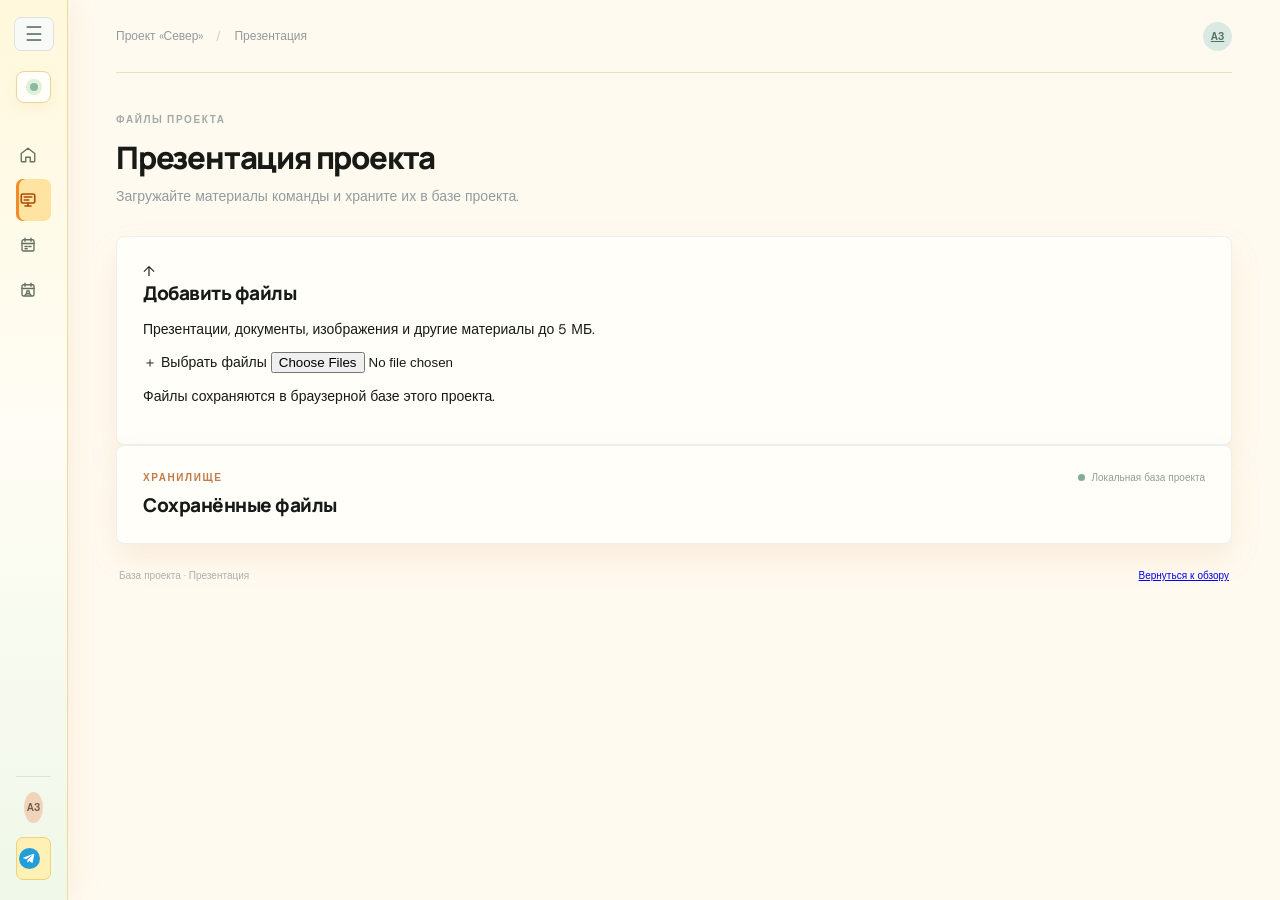
<file: presentation.html>
<!DOCTYPE html>
<html lang="ru">
<head>
    <meta charset="UTF-8">
    <meta name="viewport" content="width=device-width, initial-scale=1.0">
    <title>База | Презентация проекта</title>
    <link rel="preconnect" href="https://fonts.googleapis.com">
    <link rel="preconnect" href="https://fonts.gstatic.com" crossorigin>
    <link href="https://fonts.googleapis.com/css2?family=DM+Sans:wght@400;500;600;700&family=Manrope:wght@700;800&display=swap" rel="stylesheet">
    <link rel="stylesheet" href="style.css">
</head>
<body class="presentation-page">
    <div class="app-shell">
        <aside class="sidebar">
            <div class="brand"><span class="brand-mark">Б</span><span>База</span></div>
            <div class="workspace-switcher"><span class="workspace-dot"></span><span>Проект «Север»</span><span class="chevron">⌄</span></div>
            <nav class="main-nav" aria-label="Навигация презентации">
                <a class="nav-item" href="index.html"><span class="nav-icon">⌂</span>Главная</a>
                <a class="nav-item active" href="presentation.html"><span class="nav-icon">▣</span>Презентация</a>
                <a class="nav-item" href="schedule.html"><span class="nav-icon">▣</span>Расписание спикеров</a>
                <a class="nav-item" href="curator-schedule.html"><span class="nav-icon">▤</span>Расписание онлайн кураторов</a>
            </nav>
            <div class="sidebar-footer"><div class="user-avatar">АЗ</div><div><strong>Азизбек К.</strong><small>Администратор</small></div><span class="more">•••</span></div>
        </aside>
        <main class="main-content presentation-main">
            <header class="topbar"><div class="breadcrumb">Проект «Север» <span>/</span> Презентация</div><div class="top-actions"><a class="mini-avatar" href="auth.html" aria-label="Открыть аккаунт">АЗ</a></div></header>
            <section class="page-heading presentation-heading"><div><p class="eyebrow">ФАЙЛЫ ПРОЕКТА</p><h1>Презентация проекта</h1><p class="heading-copy">Загружайте материалы команды и храните их в базе проекта.</p></div></section>
            <section class="presentation-upload panel">
                <div class="presentation-upload-copy"><span class="upload-mark">↑</span><div><h2>Добавить файлы</h2><p>Презентации, документы, изображения и другие материалы до 5 МБ.</p></div></div>
                <label class="upload-button" for="presentationFiles"><span>＋</span> Выбрать файлы</label>
                <input id="presentationFiles" class="visually-hidden" type="file" multiple>
                <p id="presentationMessage" class="presentation-message">Файлы сохраняются в браузерной базе этого проекта.</p>
            </section>
            <section class="panel presentation-files-panel"><div class="panel-heading"><div><p class="section-kicker">ХРАНИЛИЩЕ</p><h2>Сохранённые файлы</h2></div><span class="data-sync-label"><i></i> Локальная база проекта</span></div><div id="presentationList" class="presentation-list"></div></section>
            <footer class="footer-note"><span>База проекта · Презентация</span><a href="index.html">Вернуться к обзору</a></footer>
        </main>
    </div>
    <script src="script.js"></script>
</body>
</html>
</file>
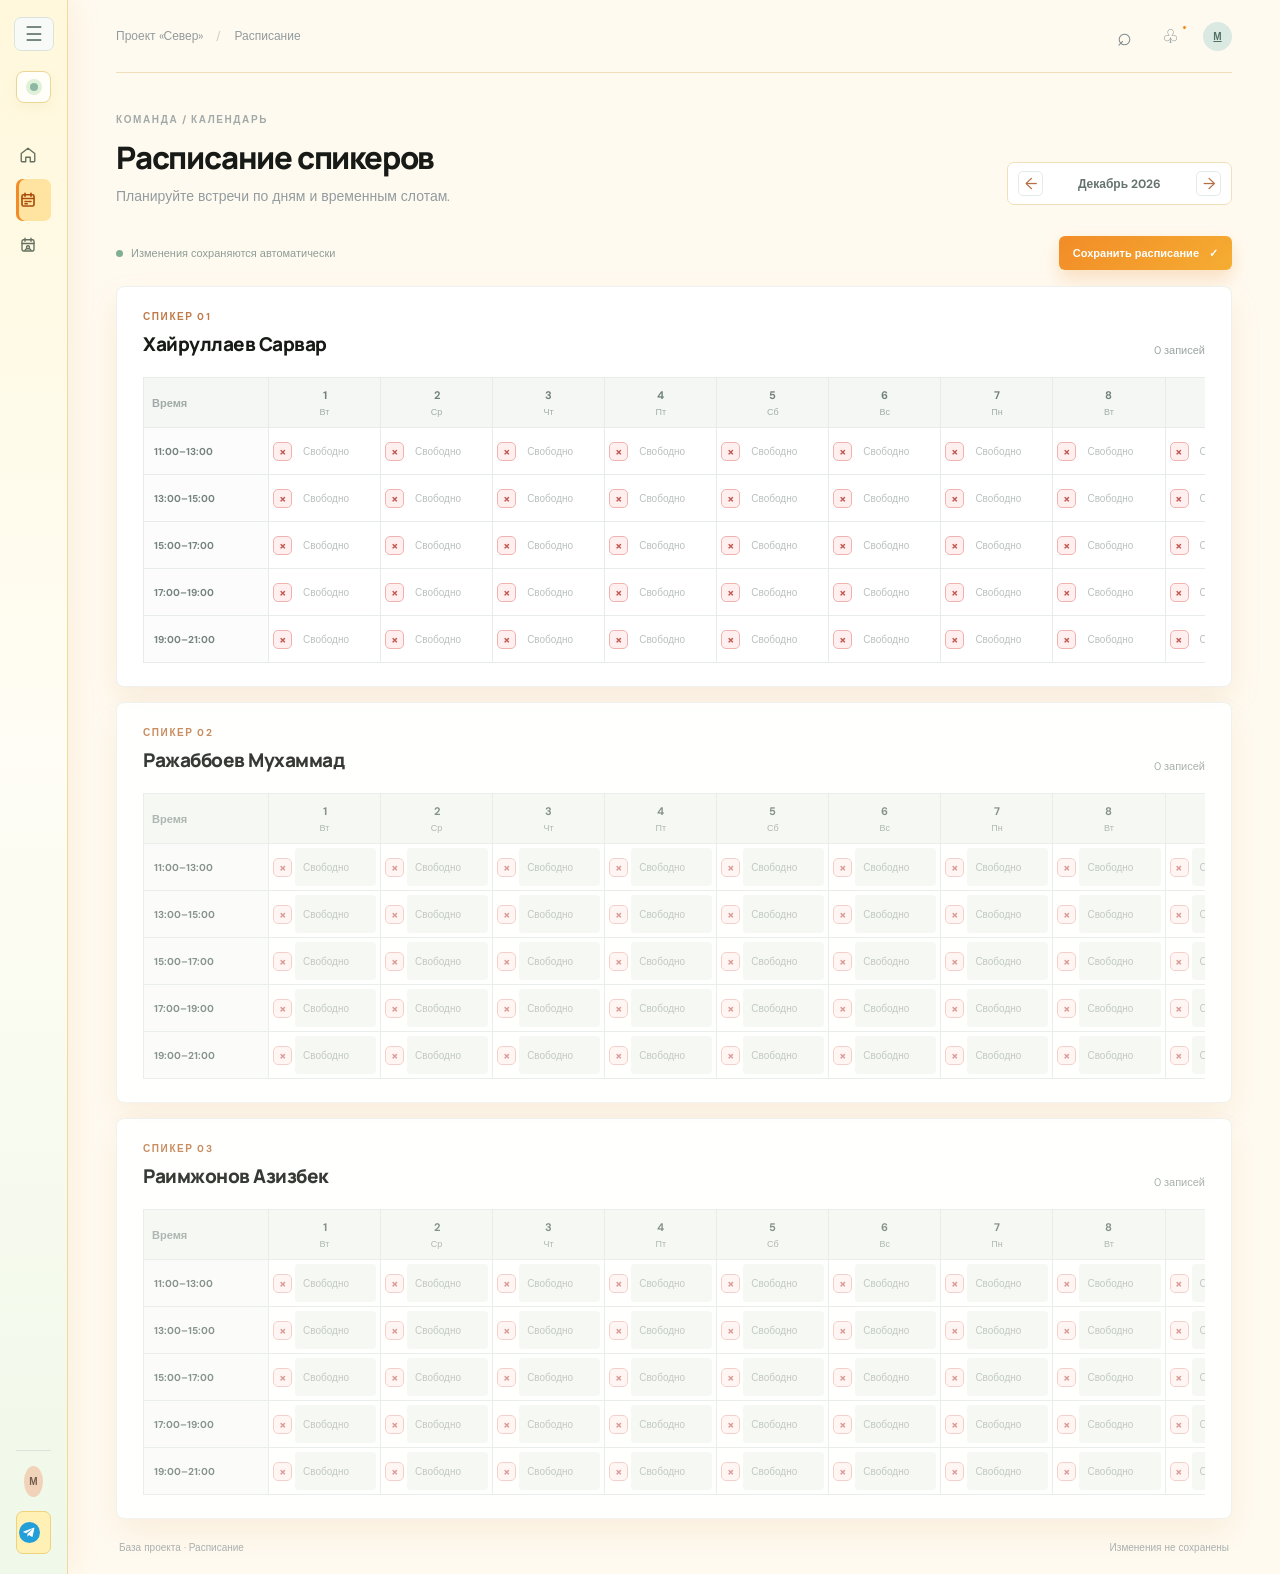
<file: schedule.html>
<!DOCTYPE html>
<html lang="ru">
<head>
    <meta charset="UTF-8">
    <meta name="viewport" content="width=device-width, initial-scale=1.0">
    <title>База | Расписание</title>
    <link rel="preconnect" href="https://fonts.googleapis.com">
    <link rel="preconnect" href="https://fonts.gstatic.com" crossorigin>
    <link href="https://fonts.googleapis.com/css2?family=DM+Sans:wght@400;500;600;700&family=Manrope:wght@700;800&display=swap" rel="stylesheet">
    <link rel="stylesheet" href="style.css">
</head>
<body class="schedule-page">
    <div class="app-shell">
        <aside class="sidebar">
            <div class="brand"><span class="brand-mark">Б</span><span>База</span></div>
            <div class="workspace-switcher"><span class="workspace-dot"></span><span>Проект «Север»</span><span class="chevron">⌄</span></div>
            <nav class="main-nav" aria-label="Навигация по расписанию">
                <a class="nav-item admin-only" href="index.html"><span class="nav-icon">⌂</span>Главная</a>
                <a class="nav-item admin-only" href="index.html#tasks"><span class="nav-icon">☷</span>Задачи</a>
                <a class="nav-item user-only" id="scheduleHomeLink" href="index.html"><span class="nav-icon">⌂</span>Главная</a>
                <a class="nav-item active" href="schedule.html"><span class="nav-icon">▣</span>Расписание спикеров</a>
                    <a class="nav-item" id="curatorScheduleLink" href="curator-schedule.html"><span class="nav-icon">▤</span>Расписание онлайн кураторов</a>
            </nav>
            <div class="sidebar-footer"><div class="user-avatar">АЗ</div><div><strong>Азизбек К.</strong><small>Администратор</small></div><span class="more">•••</span></div>
        </aside>
        <main class="main-content schedule-main">
            <header class="topbar"><div class="breadcrumb">Проект «Север» <span>/</span> Расписание</div><div class="top-actions"><button class="icon-btn" aria-label="Поиск">⌕</button><button class="icon-btn notification" aria-label="Уведомления">♧<i></i></button><a class="mini-avatar" href="auth.html" aria-label="Открыть аккаунт">АЗ</a></div></header>
            <section class="page-heading schedule-heading"><div><p class="eyebrow">КОМАНДА / КАЛЕНДАРЬ</p><h1>Расписание спикеров</h1><p class="heading-copy">Планируйте встречи по дням и временным слотам.</p></div><div class="month-control"><button id="previousMonth" type="button" aria-label="Предыдущий месяц">←</button><strong id="currentMonth">Месяц</strong><button id="nextMonth" type="button" aria-label="Следующий месяц">→</button></div></section>
            <div class="schedule-meta"><span class="schedule-hint"><i></i> Изменения сохраняются автоматически</span><button class="save-schedule" id="saveSchedule" type="button">Сохранить расписание <span>✓</span></button></div>
            <section class="speakers-list" id="speakersList"></section>
            <footer class="footer-note"><span>База проекта · Расписание</span><span id="scheduleUpdated">Изменения не сохранены</span></footer>
        </main>
    </div>
    <script src="script.js"></script>
</body>
</html>
</file>
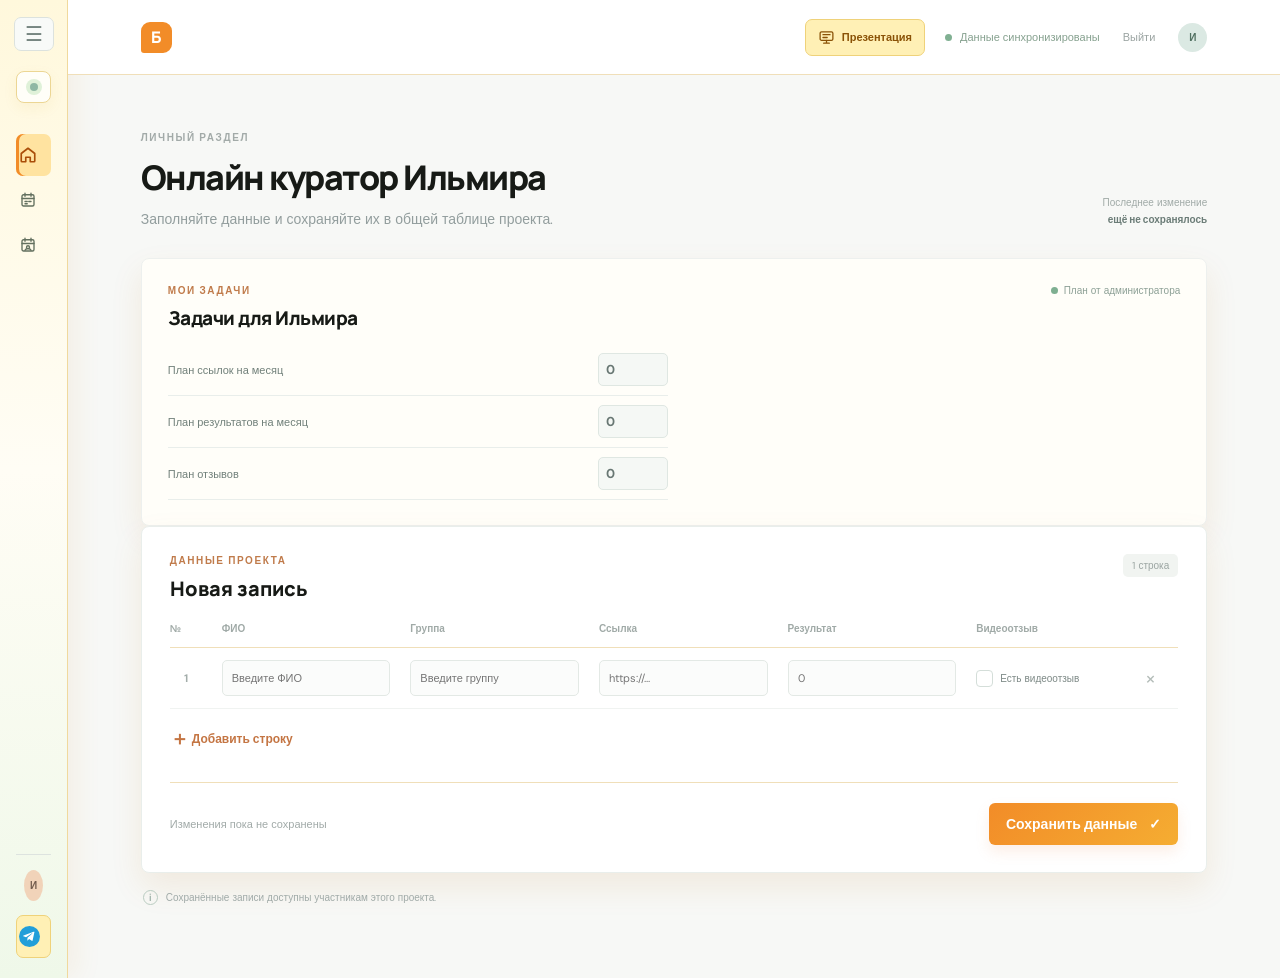
<file: user.html>
<!DOCTYPE html>
<html lang="ru">
<head>
    <meta charset="UTF-8">
    <meta name="viewport" content="width=device-width, initial-scale=1.0">
    <title>База | Таблица пользователя</title>
    <link rel="preconnect" href="https://fonts.googleapis.com">
    <link rel="preconnect" href="https://fonts.gstatic.com" crossorigin>
    <link href="https://fonts.googleapis.com/css2?family=DM+Sans:wght@400;500;600;700&family=Manrope:wght@700;800&display=swap" rel="stylesheet">
    <link rel="stylesheet" href="style.css">
</head>
<body class="user-page ilmira-user-page" data-user-storage="ilmira">
    <div class="user-shell">
        <aside class="sidebar user-sidebar">
            <div class="brand"><span class="brand-mark">Б</span><span>База</span></div>
            <div class="workspace-switcher"><span class="workspace-dot"></span><span>Проект «Север»</span><span class="chevron">⌄</span></div>
            <nav class="main-nav" aria-label="Навигация Ильмиры">
                <a class="nav-item active" href="user.html"><span class="nav-icon">⌂</span>Главная</a>
                <p class="nav-label second-label">Расписание</p>
                <a class="nav-item" href="schedule.html"><span class="nav-icon">▣</span>Расписание спикеров</a>
                <a class="nav-item" href="curator-schedule.html"><span class="nav-icon">▤</span>Расписание онлайн кураторов</a>
            </nav>
            <div class="sidebar-footer"><div class="user-avatar">И</div><div><strong>Ilmira_qadam</strong><small>Онлайн куратор</small></div></div>
        </aside>
        <div class="user-content">
        <header class="user-topbar">
            <a class="auth-brand" href="index.html"><span class="brand-mark">Б</span><span>База</span></a>
            <div class="user-top-actions"><span class="user-status"><i></i> Данные синхронизированы</span><a href="auth.html" class="logout-link">Выйти</a><span class="mini-avatar">И</span></div>
        </header>
        <main class="user-main">
            <div class="user-heading"><div><p class="eyebrow">ЛИЧНЫЙ РАЗДЕЛ</p><h1>Онлайн куратор Ильмира</h1><p>Заполняйте данные и сохраняйте их в общей таблице проекта.</p></div><div class="user-date">Последнее изменение<br><strong id="lastSaved">ещё не сохранялось</strong></div></div>
            <section class="table-panel">
                <div class="table-toolbar"><div><span class="section-kicker">ДАННЫЕ ПРОЕКТА</span><h2>Новая запись</h2></div><span class="row-counter" id="rowCounter">1 строка</span></div>
                <div class="table-scroll"><table class="data-table"><thead><tr><th class="number-column">№</th><th>ФИО</th><th>Группа</th><th>Ссылка</th><th>Результат</th><th>Видеоотзыв</th><th aria-label="Удалить"></th></tr></thead><tbody id="tableBody"></tbody></table></div>
                <button class="add-row-btn" id="addRow" type="button"><span>＋</span> Добавить строку</button>
                <div class="save-area"><p class="save-message" id="saveMessage">Изменения пока не сохранены</p><button class="save-btn" id="saveTable" type="button">Сохранить данные <span>✓</span></button></div>
            </section>
            <p class="user-note"><span>i</span> Сохранённые записи доступны участникам этого проекта.</p>
        </main>
        </div>
    </div>
    <script src="script.js"></script>
</body>
</html>
</file>
<file: style.css>
/* Warm visual system and motion */
.auth-page .auth-intro{color:#fff}.auth-page .auth-intro .auth-brand,.auth-page .auth-intro .intro-copy,.auth-page .auth-intro .intro-copy h1,.auth-page .auth-intro .intro-copy .eyebrow,.auth-page .auth-intro .intro-copy p,.auth-page .auth-intro .intro-footer{color:#fff}.auth-page .auth-intro h1 em{color:#fff}.auth-page .auth-intro:before{content:'';position:absolute;width:760px;height:420px;right:-360px;top:12%;border:1px solid #ffffffaa;border-radius:50%;transform:rotate(-18deg);box-shadow:0 0 0 22px #ffffff22,0 0 0 44px #ffffff14,0 0 0 66px #ffffff0a;pointer-events:none}.auth-page .auth-intro:after{border-color:#9d430f88;box-shadow:0 0 0 42px #9d430f45,0 0 0 84px #9d430f24}
.presentation-btn>span{display:grid;place-items:center;line-height:1}.presentation-btn>span svg{display:block;width:17px;height:17px;fill:none;stroke:currentColor;stroke-width:1.8;stroke-linecap:round;stroke-linejoin:round;transition:transform .2s ease,stroke-width .2s ease}.presentation-btn:hover>span svg{transform:scale(1.12);stroke-width:2.2}
.presentation-btn{display:inline-flex;align-items:center;gap:7px;padding:9px 12px;color:#8a5206;background:#fff0b5;border:1px solid #efd27a;border-radius:7px;text-decoration:none;font-size:11px;font-weight:700;transition:transform .2s ease,background .2s ease,color .2s ease,box-shadow .2s ease}.presentation-btn span{font-size:15px;line-height:1}.presentation-btn:hover{color:#fff;background:var(--orange);transform:translateY(-2px);box-shadow:0 8px 18px rgba(217,106,11,.2)}.user-topbar .presentation-btn{margin-left:auto;margin-right:20px}.presentation-main{max-width:1440px}.presentation-grid{display:grid;grid-template-columns:minmax(0,1.2fr) minmax(320px,.8fr);gap:15px}.presentation-dropzone{padding:44px 28px;text-align:center;background:linear-gradient(145deg,#fff8dc,#fffef9);border:1px dashed #e7bd4a;border-radius:8px}.presentation-upload-icon{display:grid;place-items:center;width:48px;height:48px;margin:0 auto 15px;color:#fff;background:linear-gradient(135deg,var(--orange),#f5b83b);border-radius:50%;font-size:28px;font-weight:700}.presentation-dropzone h2{margin:0;font:800 21px Manrope,sans-serif}.presentation-dropzone p{margin:9px auto 21px;max-width:370px;color:#788174;font-size:12px}.presentation-select{display:inline-flex;cursor:pointer}.presentation-file-list,.saved-presentation-list{display:flex;flex-direction:column;gap:8px;margin:20px 0 0;padding:0;list-style:none}.presentation-file-list li,.saved-presentation-list li{display:flex;align-items:center;gap:10px;padding:11px 12px;background:#fffef9;border:1px solid #f0e2bf;border-radius:6px;font-size:11px}.presentation-file-list li span,.saved-presentation-list li div{min-width:0;flex:1;overflow:hidden;text-overflow:ellipsis;white-space:nowrap}.presentation-file-list small,.saved-presentation-list small{display:block;margin-top:3px;color:#8b9586;font-size:10px}.presentation-file-list button,.saved-presentation-list button{padding:6px 8px;color:#a75b09;background:#fff0b5;border-radius:5px;font-size:10px;font-weight:700}.presentation-file-list button:hover,.saved-presentation-list button:hover{color:#fff;background:var(--orange)}.presentation-empty{justify-content:center;color:#8b9586;background:transparent!important;border-style:dashed!important}.presentation-actions{display:flex;align-items:center;justify-content:space-between;gap:15px;margin-top:20px;padding-top:16px;border-top:1px solid var(--line)}.presentation-actions p{margin:0;color:#788174;font-size:11px}.presentation-actions .save-btn{white-space:nowrap}.saved-presentations-panel{min-height:280px}.saved-presentation-list li{align-items:flex-start;flex-wrap:wrap}.saved-presentation-list li div{min-width:120px}.saved-presentation-list button{margin-left:auto}.saved-presentation-list button+button{margin-left:0}@media(max-width:800px){.presentation-grid{grid-template-columns:1fr}.user-topbar .presentation-btn{margin-right:10px}}@media(max-width:560px){.presentation-actions{align-items:stretch;flex-direction:column}.presentation-actions .save-btn{width:100%}.user-topbar .presentation-btn{padding:7px 8px;font-size:0}.user-topbar .presentation-btn span{font-size:15px}}
.support-link{display:flex;align-items:center;gap:9px;margin-top:14px;padding:11px 8px;color:#7d4d08;background:#fff0b5;border:1px solid #efd27a;border-radius:7px;text-decoration:none;font-size:11px;transition:transform .2s ease,background .2s ease,color .2s ease}.support-link:hover{color:#fff;background:#229ed9;transform:translateY(-2px)}.support-icon{display:grid;place-items:center;width:21px;height:21px;color:#fff;background:#229ed9;border-radius:50%;line-height:1;transition:transform .2s ease,box-shadow .2s ease}.support-icon svg{display:block;width:13px;height:13px;fill:currentColor}.support-link:hover .support-icon,.support-floating:hover .support-icon{transform:rotate(-12deg) scale(1.08);box-shadow:0 0 0 3px #229ed933}.sidebar.is-collapsed .support-link{justify-content:center;padding:10px 0;font-size:0}.sidebar.is-collapsed .support-icon{width:21px;height:21px}.support-floating{position:fixed;right:22px;bottom:22px;z-index:5;display:flex;align-items:center;gap:8px;padding:11px 14px;color:#7d4d08;background:#fff0b5;border:1px solid #efd27a;border-radius:8px;text-decoration:none;font-size:11px;box-shadow:0 10px 24px rgba(185,112,24,.16);transition:transform .2s ease,background .2s ease,color .2s ease}.support-floating:hover{color:#fff;background:#229ed9;transform:translateY(-2px)}.nav-icon{display:grid;place-items:center;width:20px;height:20px;color:currentColor}.nav-icon svg{display:block;width:18px;height:18px;fill:none;stroke:currentColor;stroke-width:1.8;stroke-linecap:round;stroke-linejoin:round;transition:transform .2s ease,stroke-width .2s ease}.nav-item:hover .nav-icon svg{transform:scale(1.12)}.nav-item.active .nav-icon svg{stroke-width:2.2}
body .sidebar{background:linear-gradient(180deg,#fff8dc 0%,#fffdf5 48%,#eff8e9 100%);border-right-color:#f0d99d}body .auth-intro{background:linear-gradient(145deg,#ee7d18,#f6ad31 58%,#ffd34f)}body .primary-btn,body .save-btn,body .save-schedule,body .auth-submit{background:linear-gradient(135deg,#f28c28,#f5ad32)}body .nav-item{color:#63705f}body .nav-item:hover{color:#171a16;background:#fff0b5}body .nav-item.active{color:#a94d08;background:#ffe3a0}body .workspace-switcher{color:#4e594a;background:#fffef8;border-color:#ecd694}body .news-icon.blue,body .avatar-stack span:nth-child(3){color:#8a6500;background:#fff0ae}body .task-person.blue{color:#28613b;background:#dff1d8}
:root{--ink:#171a16;--muted:#6e776d;--line:#f0dfb9;--paper:#fffaf0;--white:#fffef9;--orange:#f28c28;--orange-dark:#d96a0b;--yellow:#ffd34f;--yellow-soft:#fff1b8;--green:#4e9b67;--green-soft:#e1f2df;--shadow:0 14px 32px rgba(185,112,24,.10)}
body{color:var(--ink);background:radial-gradient(circle at 92% 4%,#fff0b8 0,transparent 22%),linear-gradient(135deg,#fffaf0 0%,#fffdf7 52%,#f5faed 100%)}
.app-shell,.user-shell,.auth-layout{animation:page-enter .6s ease both}.sidebar{background:linear-gradient(180deg,#fff8dc 0%,#fffdf5 48%,#eff8e9 100%);border-right-color:#f0d99d;box-shadow:8px 0 28px rgba(201,126,26,.08)}
.workspace-switcher{color:#4e594a;background:#fffef8;border-color:#ecd694;box-shadow:0 5px 14px rgba(208,150,41,.08)}.workspace-dot{background:var(--green);box-shadow:0 0 0 4px #dff1d8}.nav-item{color:#63705f;transition:background .22s ease,color .22s ease,transform .22s ease,box-shadow .22s ease}.nav-item:hover{color:var(--ink);background:#fff0b5;transform:translateX(3px)}.nav-item.active{color:#a94d08;background:#ffe3a0;box-shadow:inset 3px 0 var(--orange)}
.sidebar-footer{border-top-color:#ecdba9}.user-avatar{color:#80500b;background:#ffe294}.mini-avatar{color:#28613b;background:#dff1d8}.main-content,.user-content{animation:content-enter .7s .08s ease both}.topbar,.user-topbar{border-bottom-color:var(--line)}.breadcrumb,.heading-copy,.muted,.metric-bottom,.footer-note,.user-date{color:#788174}.page-heading h1,.user-heading h1,.panel h2,.table-toolbar h2,.speaker-card h2,.auth-heading h2{color:var(--ink)}
.primary-btn,.save-btn,.save-schedule,.auth-submit{background:linear-gradient(135deg,var(--orange),#f5ad32);box-shadow:0 8px 18px rgba(230,126,20,.22);transition:transform .2s ease,box-shadow .2s ease,filter .2s ease}.primary-btn:hover,.save-btn:hover,.save-schedule:hover,.auth-submit:hover{background:linear-gradient(135deg,var(--orange-dark),var(--orange));transform:translateY(-2px);box-shadow:0 12px 24px rgba(217,106,11,.25);filter:saturate(1.08)}
.metrics-grid,.content-grid,.speakers-list,.user-plan-admin{animation:rise-in .65s .16s ease both}.metric-card,.panel,.table-panel,.speaker-card,.user-plan-card{border-color:#f2e5c7;box-shadow:var(--shadow);transition:transform .25s ease,box-shadow .25s ease,border-color .25s ease}.metric-card:hover,.panel:hover,.table-panel:hover,.speaker-card:hover,.user-plan-card:hover{border-color:#efc45c;box-shadow:0 18px 36px rgba(185,112,24,.15);transform:translateY(-3px)}
.metric-card.accent{background:linear-gradient(145deg,#fff0b5,#fffaf0);border-color:#f5d36c}.metric-icon{color:#9b5700;background:#ffe8a4}.metric-icon.neutral{color:#397a4e;background:#e2f2de}.up,.result-footer strong,.review-state.is-yes{color:var(--green)}.warning{color:#c56a0b}.mini-progress span,.large-progress span{background:linear-gradient(90deg,var(--yellow),var(--orange))}.mini-progress.green span{background:linear-gradient(90deg,#8bc97c,var(--green))}.deadline-line span{background:var(--yellow)}
.task-tab.active{color:var(--orange-dark);border-color:var(--orange)}.task-tab b,.row-counter{background:var(--yellow-soft);color:#98600a}.check-circle:hover{border-color:var(--orange)}.check-circle.checked{background:var(--green);border-color:var(--green)}.avatar-stack span,.task-person.blue{color:#28613b;background:#dff1d8}.avatar-stack span:nth-child(2),.task-person.pink{color:#8f4a11;background:#ffe0a1}.avatar-stack span:nth-child(3){color:#8a6500;background:#fff0ae}.task-person.yellow{color:#886300;background:#ffefb0}.news-icon.orange{color:#aa5708;background:#ffe0a1}.news-icon.blue{color:#8a6500;background:#fff0ae}.news-icon.green{color:#347449;background:#dff1d8}
.schedule-table th,.schedule-table td{border-color:#eedfb9}.schedule-table thead th{color:#634d25;background:#fff4c9}.schedule-table tbody th{color:#685e45;background:#fffdf4}.schedule-table td input:focus,.data-table input:focus,.data-table select:focus,.admin-edit-input:focus{border-color:var(--orange);box-shadow:0 0 0 3px #f28c2824}.session-status{color:#b44d17;background:#fff0bf;border-color:#f0c05a}.session-status.is-done{color:#2e7649;background:var(--green-soft);border-color:#94cf9d}
.table-panel,.auth-card-wrap{background:rgba(255,254,249,.9)}.data-table input,.data-table select,.admin-edit-input{background:#fffef9;border-color:#eadfca;color:var(--ink)}.save-message.saved{color:var(--green)}.auth-intro{color:#fff;background:linear-gradient(145deg,#ee7d18,#f6ad31 58%,#ffd34f)}.auth-intro:after{border-color:#fff8;box-shadow:0 0 0 42px #fff3,0 0 0 84px #fff2}.auth-intro h1,.auth-brand{color:#fff}.auth-intro h1 em{color:#fff7c7}.auth-card-wrap{background:#fffaf0}.auth-tab.active{color:var(--orange-dark)}.field-label{color:#3d463b}.demo-hint{color:#64705d;background:#eff8e9}.form-message.success{color:var(--green)}
.sidebar-toggle{color:#875006;background:#fff4c9;border-color:#e7c866;transition:transform .2s ease,background .2s ease,color .2s ease}.sidebar-toggle:hover{color:#fff;background:var(--orange);transform:rotate(90deg)}
@keyframes page-enter{from{opacity:0}to{opacity:1}}@keyframes content-enter{from{opacity:0;transform:translateY(12px)}to{opacity:1;transform:translateY(0)}}@keyframes rise-in{from{opacity:0;transform:translateY(18px)}to{opacity:1;transform:translateY(0)}}
@media(prefers-reduced-motion:reduce){*,*:before,*:after{animation-duration:.01ms!important;animation-iteration-count:1!important;scroll-behavior:auto!important;transition-duration:.01ms!important}}
 .checkbox-cell{min-width:145px}.table-checkbox{display:flex;align-items:center;gap:7px;color:#7d8986;font-size:10px;white-space:nowrap}.table-checkbox input{position:absolute;width:1px;height:1px;opacity:0}.table-checkbox span{display:grid;place-items:center;width:17px;height:17px;background:#fff;border:1px solid #d4ded9;border-radius:4px}.table-checkbox input:checked+span{background:#78ac91;border-color:#78ac91}.table-checkbox input:checked+span:after{content:'✓';color:#fff;font-size:11px;font-weight:700}.table-checkbox input:focus+span{box-shadow:0 0 0 3px #e9955d24}
.number-column{width:42px}.row-number{width:42px;color:#a3adaa;font-size:11px;font-weight:700;text-align:center}
.nav-item[hidden]{display:none}
.auth-intro{background:#e9955d}
.save-success{background:#6fa786!important;box-shadow:0 0 0 4px #6fa7862b,0 8px 18px #6fa78645!important;animation:save-pulse .55s ease}.save-success span{display:inline-block;animation:save-check .45s ease}@keyframes save-pulse{0%{transform:scale(1)}50%{transform:scale(1.05)}100%{transform:scale(1)}}@keyframes save-check{0%{opacity:0;transform:scale(.4) rotate(-20deg)}100%{opacity:1;transform:scale(1) rotate(0)}}
.user-plan-admin{display:grid;grid-template-columns:repeat(2,minmax(0,1fr));gap:15px;margin-top:20px}.user-plan-card{padding:18px;background:#f8faf8;border:1px solid #e8eeea;border-radius:7px}.user-plan-title{display:flex;align-items:baseline;justify-content:space-between;gap:10px;margin-bottom:13px}.user-plan-title h3{margin:0;font:800 16px Manrope,sans-serif}.user-plan-title span{color:#9aa5a1;font-size:10px}.plan-row{display:flex;align-items:center;justify-content:space-between;gap:12px;padding:9px 0;border-bottom:1px solid #e9eeeb}.plan-row label{color:#71807a;font-size:11px}.plan-row input{width:70px;padding:7px;color:var(--ink);background:#fff;border:1px solid #dfe7e2;border-radius:5px;outline:0;font:700 13px 'DM Sans',sans-serif}.plan-row input:focus{border-color:#e9a06d}.plan-save{margin-top:14px;padding:9px 12px;color:#fff;background:#e9955d;border-radius:5px;font-size:10px;font-weight:700}.plan-save:hover{background:#d87e47}.user-plan-view{margin-top:17px}.user-plan-readonly{max-width:600px;margin-top:13px}.user-plan-view .plan-row{max-width:500px}.user-plan-view .plan-row input[readonly]{color:#687773;background:#f5f8f5;cursor:default}@media(max-width:760px){.user-plan-admin{grid-template-columns:1fr}.user-plan-title{align-items:flex-start;flex-direction:column}}
.live-time{display:inline-block;margin-left:5px;color:#c47543;font-variant-numeric:tabular-nums;font-weight:700}
.schedule-main{max-width:1440px}.schedule-heading{align-items:flex-end}.month-control{display:flex;align-items:center;gap:14px;padding:8px 10px;background:#fff;border:1px solid var(--line);border-radius:7px}.month-control strong{min-width:125px;color:#64736f;text-align:center;font:700 12px 'DM Sans',sans-serif;text-transform:capitalize}.month-control button{width:25px;height:25px;color:#b66e41;background:#fff;border:1px solid #e4ebe7;border-radius:5px;font-size:16px}.month-control button:hover{background:#fff3ea}.schedule-meta{display:flex;align-items:center;justify-content:space-between;margin-bottom:16px}.schedule-hint{color:#8e9d97;font-size:11px}.schedule-hint i{display:inline-block;width:7px;height:7px;margin-right:5px;background:#80af91;border-radius:50%}.save-schedule{padding:10px 14px;color:#fff;background:#e9955d;border-radius:6px;font-size:11px;font-weight:700}.save-schedule span{margin-left:7px}.speakers-list{display:flex;flex-direction:column;gap:15px}.speaker-card{padding:23px 26px;background:#fff;border:1px solid #edf0ee;border-radius:8px;box-shadow:var(--shadow)}.speaker-card-heading{display:flex;align-items:flex-end;justify-content:space-between;margin-bottom:20px}.speaker-card h2{margin:0;font:800 19px Manrope,sans-serif;letter-spacing:-.5px}.speaker-total{color:#9aa6a1;font-size:11px}.schedule-table-scroll{overflow-x:auto}.schedule-table{width:100%;min-width:760px;border-collapse:collapse;table-layout:fixed}.schedule-table th,.schedule-table td{border:1px solid #e7ece9}.schedule-table thead th{height:50px;padding:7px 8px;color:#71817b;background:#f5f7f5;text-align:center;font-size:11px}.schedule-table thead th span,.schedule-table thead th small{display:block}.schedule-table thead th small{margin-top:4px;color:#a2ada8;font-size:9px;font-weight:400}.schedule-table .time-head{width:125px;color:#a0aaa7;text-align:left}.schedule-table tbody th{width:125px;padding:10px;color:#75837e;background:#fbfcfb;text-align:left;font-size:10px;font-weight:700}.schedule-table td{padding:4px;background:#fff}.schedule-table td input{width:100%;height:38px;padding:6px 7px;color:var(--ink);background:transparent;border:1px solid transparent;border-radius:4px;outline:0;font:inherit;font-size:10px}.schedule-table td input:hover{background:#fffaf5}.schedule-table td input:focus{background:#fffaf5;border-color:#e9a06d;box-shadow:0 0 0 2px #e9955d18}.schedule-table td input::placeholder{color:#b8c1bd}.schedule-page .footer-note{padding-top:22px}@media(max-width:760px){.schedule-heading{align-items:flex-start}.month-control{width:100%;justify-content:space-between}.schedule-meta{align-items:flex-start;gap:15px;flex-direction:column}.speaker-card{padding:20px 15px}.schedule-table .time-head,.schedule-table tbody th{width:105px}}
.metric-input{display:block;width:86px;margin:11px 0 2px;padding:0;color:var(--ink);background:transparent;border:0;outline:0;font:800 27px Manrope,sans-serif;letter-spacing:-1px}.metric-input:focus{color:var(--orange-dark);border-bottom:1px solid var(--orange)}.metric-input.compact{width:70px;margin-top:7px;font-size:18px}.metric-edit-label{display:block;margin-top:12px;color:#929c9f;font-size:10px}.metric-card input::-webkit-inner-spin-button,.metric-card input::-webkit-outer-spin-button{opacity:.6}
.schedule-table{min-width:3600px}.schedule-table thead th{min-width:115px;padding-left:8px;padding-right:8px}.schedule-table .time-head,.schedule-table tbody th{min-width:180px}.schedule-table thead th small{text-transform:capitalize}
.user-page .user-shell{display:flex;min-height:100vh}.user-page .user-content{flex:1;min-width:0}.user-page .user-sidebar{min-height:100vh}.schedule-view-only .save-schedule{display:none}.schedule-view-only .session-status{cursor:default;opacity:.92}.schedule-view-only .schedule-table td input[readonly]{cursor:default;color:#687773}
.schedule-cell{display:flex;align-items:center;gap:3px}.session-status{display:grid;place-items:center;flex:none;width:19px;height:19px;padding:0;border:1px solid #efb3b0;border-radius:5px;color:#c55b56;background:#fff0ef;font-size:13px;font-weight:700;line-height:1}.session-status.is-done{color:#4d946f;background:#e4f3e9;border-color:#a9d5ba}.session-status:hover{filter:brightness(.96)}.schedule-cell input{flex:1;min-width:0}
.admin-data-panel{margin-top:15px}.admin-data-panel h2{display:flex;align-items:center;gap:8px;flex-wrap:wrap}.user-title{padding:4px 8px;color:#b86d3f;background:#fff1e7;border-radius:5px;font:700 11px 'DM Sans',sans-serif}.data-sync-label{display:flex;align-items:center;gap:6px;color:#8da096;font-size:10px}.data-sync-label i{width:7px;height:7px;background:#7eaf91;border-radius:50%}.admin-table-scroll{overflow-x:auto;margin-top:20px}.admin-data-table{width:100%;min-width:720px;border-collapse:collapse}.admin-data-table th{padding:0 12px 11px;color:#a0aaa7;text-align:left;border-bottom:1px solid var(--line);font-size:10px}.admin-data-table th:first-child,.admin-data-table td:first-child{padding-left:0}.admin-data-table td{padding:13px 12px;color:#647270;border-bottom:1px solid #f0f3f1;font-size:11px}.admin-data-table tbody tr:last-child td{border-bottom:0}.admin-data-table a{color:#c47543;text-decoration:none}.admin-data-table a:hover{text-decoration:underline}.admin-row-number{width:40px;color:#a3adaa!important;font-weight:700}.review-state{color:#a0aaa7}.review-state.is-yes{color:#65987a;font-weight:700}.empty-data{text-align:center;color:#a2aba8!important;padding:25px!important}
.admin-edit-input{width:100%;min-width:90px;padding:8px;color:var(--ink);background:#fbfcfb;border:1px solid #e3e9e5;border-radius:5px;outline:none;font:inherit;font-size:11px}.admin-edit-input:focus{border-color:#e9a06d;box-shadow:0 0 0 3px #e9955d18}.admin-save-btn{margin-top:16px}
.schedule-card-readonly{opacity:.86}.schedule-card-readonly input[readonly]{color:#899692;background:#f5f7f5;cursor:not-allowed}.schedule-card-readonly .session-status:disabled{cursor:not-allowed;opacity:.7}
.sidebar-toggle{position:absolute;top:17px;left:14px;z-index:1;width:40px;height:34px;padding:0;color:#778681;background:#f8faf8;border:1px solid #dce2de;border-radius:7px;font-size:20px;line-height:1;transition:.2s}.sidebar-toggle:hover{color:var(--orange-dark);background:#fff3ea;border-color:#f0c7a8}.sidebar{position:relative;width:68px;padding:70px 10px 20px;transition:width .25s ease}.sidebar:hover,.sidebar:focus-within,.sidebar.is-expanded{width:240px}.sidebar:not(:hover):not(:focus-within):not(.is-expanded) .brand{justify-content:center;padding:0}.sidebar:not(:hover):not(:focus-within):not(.is-expanded) .brand>span:last-child,.sidebar:not(:hover):not(:focus-within):not(.is-expanded) .workspace-switcher span:not(.workspace-dot),.sidebar:not(:hover):not(:focus-within):not(.is-expanded) .nav-label,.sidebar:not(:hover):not(:focus-within):not(.is-expanded) .sidebar-footer>div:not(.user-avatar),.sidebar:not(:hover):not(:focus-within):not(.is-expanded) .more{display:none}.sidebar:not(:hover):not(:focus-within):not(.is-expanded) .workspace-switcher{justify-content:center;margin:42px 0 28px;padding:11px 0}.sidebar:not(:hover):not(:focus-within):not(.is-expanded) .nav-item{justify-content:center;padding:11px 0;font-size:0}.sidebar:not(:hover):not(:focus-within):not(.is-expanded) .nav-icon{font-size:18px}.sidebar:not(:hover):not(:focus-within):not(.is-expanded) .sidebar-footer{justify-content:center}.sidebar.is-expanded .sidebar-toggle,.sidebar:hover .sidebar-toggle,.sidebar:focus-within .sidebar-toggle{left:auto;right:14px}
@media(max-width:760px){.sidebar{width:58px;padding:61px 8px 20px}.sidebar:hover,.sidebar:focus-within,.sidebar.is-expanded{width:240px}.sidebar:not(:hover):not(:focus-within):not(.is-expanded) .workspace-switcher{margin:40px 0 25px}.sidebar-toggle{top:14px;left:9px;width:40px;height:32px}}
@media(max-width:760px){.sidebar:hover .brand>span:last-child,.sidebar:focus-within .brand>span:last-child,.sidebar.is-expanded .brand>span:last-child,.sidebar:hover .workspace-switcher span:not(.workspace-dot),.sidebar:focus-within .workspace-switcher span:not(.workspace-dot),.sidebar.is-expanded .workspace-switcher span:not(.workspace-dot),.sidebar:hover .nav-label,.sidebar:focus-within .nav-label,.sidebar.is-expanded .nav-label,.sidebar:hover .sidebar-footer>div:not(.user-avatar),.sidebar:focus-within .sidebar-footer>div:not(.user-avatar),.sidebar.is-expanded .sidebar-footer>div:not(.user-avatar),.sidebar:hover .more,.sidebar:focus-within .more,.sidebar.is-expanded .more{display:block}.sidebar:hover .workspace-switcher,.sidebar:focus-within .workspace-switcher,.sidebar.is-expanded .workspace-switcher{justify-content:flex-start;margin:42px 4px 28px;padding:11px 10px}.sidebar:hover .nav-item,.sidebar:focus-within .nav-item,.sidebar.is-expanded .nav-item{justify-content:flex-start;padding:11px 12px;font-size:14px}.sidebar:hover .sidebar-footer,.sidebar:focus-within .sidebar-footer,.sidebar.is-expanded .sidebar-footer{justify-content:flex-start}}
.sidebar.is-collapsed{width:68px!important}.sidebar.is-collapsed .sidebar-toggle{left:14px;right:auto}.sidebar.is-collapsed .brand{justify-content:center;padding:0}.sidebar.is-collapsed .brand>span:last-child,.sidebar.is-collapsed .workspace-switcher span:not(.workspace-dot),.sidebar.is-collapsed .nav-label,.sidebar.is-collapsed .sidebar-footer>div:not(.user-avatar),.sidebar.is-collapsed .more{display:none!important}.sidebar.is-collapsed .workspace-switcher{justify-content:center;margin:42px 0 28px;padding:11px 0}.sidebar.is-collapsed .nav-item{justify-content:center;padding:11px 0;font-size:0}.sidebar.is-collapsed .nav-icon{font-size:18px}.sidebar.is-collapsed .sidebar-footer{justify-content:center}
@media(max-width:760px){.sidebar.is-collapsed{width:58px!important}.sidebar.is-collapsed .sidebar-toggle{left:9px}.sidebar.is-collapsed .workspace-switcher{margin:40px 0 25px}.sidebar.is-collapsed .nav-item{padding:12px 0}}
.sidebar>.brand{display:none}.sidebar,.sidebar:hover,.sidebar:focus-within{width:68px}.sidebar.is-expanded{width:240px}.sidebar.is-collapsed:hover,.sidebar.is-collapsed:focus-within{width:68px!important}
@media(max-width:760px){.sidebar,.sidebar:hover,.sidebar:focus-within{width:58px}.sidebar.is-expanded{width:240px}.sidebar.is-collapsed:hover,.sidebar.is-collapsed:focus-within{width:58px!important}}
:root { --ink:#171a16; --muted:#6e776d; --line:#f0dfb9; --paper:#fffaf0; --white:#fffef9; --orange:#f28c28; --orange-dark:#d96a0b; --green:#4e9b67; --shadow:0 14px 32px rgba(185,112,24,.10); }
* { box-sizing:border-box; }
html { scroll-behavior:smooth; }
body { margin:0; color:var(--ink); background:var(--paper); font-family:'DM Sans',sans-serif; font-size:14px; }
button, a { font:inherit; }
button { cursor:pointer; border:0; }
.app-shell { display:flex; min-height:100vh; }
.sidebar { width:240px; flex:none; background:#f0f2ef; border-right:1px solid #e3e7e4; padding:29px 16px 20px; display:flex; flex-direction:column; }
.brand { display:flex; align-items:center; gap:10px; padding:0 12px; font:800 22px Manrope,sans-serif; letter-spacing:-.5px; }
.brand-mark { width:31px; height:31px; display:grid; place-items:center; color:white; background:var(--orange); border-radius:9px 9px 9px 3px; font:800 16px Manrope,sans-serif; }
.workspace-switcher { display:flex; align-items:center; gap:8px; margin:42px 4px 28px; padding:11px 10px; color:#68757a; border:1px solid #dce2de; border-radius:8px; font-size:12px; background:#f8faf8; }
.workspace-dot { width:8px; height:8px; background:#8fb8a4; border-radius:50%; }.chevron { margin-left:auto; font-size:16px; }
.nav-label { margin:0 12px 10px; color:#a1aaa9; font-size:10px; font-weight:700; letter-spacing:1.5px; text-transform:uppercase; }.second-label{margin-top:36px;}
.nav-item { display:flex; gap:12px; align-items:center; margin:3px 0; padding:11px 12px; color:#778286; text-decoration:none; border-radius:7px; transition:.2s; }.nav-item:hover{background:#e5eae6;color:var(--ink)}.nav-item.active{color:#b9632e;background:#fae9dc;font-weight:700}.nav-icon{font-size:18px;width:17px;text-align:center;color:inherit}.nav-count{margin-left:auto;padding:2px 7px;border-radius:9px;background:#fff;color:#af6c43;font-size:11px}.sidebar-footer{display:flex;align-items:center;gap:9px;margin-top:auto;padding:15px 8px 0;border-top:1px solid #dde3df}.user-avatar,.mini-avatar,.task-person{display:grid;place-items:center;border-radius:50%;font-size:10px;font-weight:700}.user-avatar{width:31px;height:31px;color:#725c4d;background:#f1d3b9}.sidebar-footer strong{display:block;font-size:12px}.sidebar-footer small{display:block;margin-top:2px;color:#99a19f;font-size:10px}.more{margin-left:auto;color:#9ea8a5;letter-spacing:2px}
.main-content{width:min(100%,1440px);padding:0 48px 20px;overflow:hidden}.topbar{height:73px;display:flex;align-items:center;justify-content:space-between;border-bottom:1px solid var(--line)}.breadcrumb{color:#929b9d;font-size:12px}.breadcrumb span{margin:0 10px;color:#c6cdca}.top-actions{display:flex;gap:18px;align-items:center}.icon-btn{position:relative;background:transparent;color:#7d898d;font-size:25px}.notification{font-size:19px}.notification i{position:absolute;right:-2px;top:2px;width:5px;height:5px;background:var(--orange);border:1px solid var(--paper);border-radius:50%}.mini-avatar{width:29px;height:29px;background:#dbe9e3;color:#507061;font-size:10px}.page-heading{display:flex;align-items:flex-end;justify-content:space-between;padding:40px 0 31px}.eyebrow,.section-kicker{margin:0 0 10px;color:#a2aaa8;font-size:10px;font-weight:700;letter-spacing:1.6px}.page-heading h1{margin:0;font:800 31px Manrope,sans-serif;letter-spacing:-1.2px}.heading-copy{margin:9px 0 0;color:#929c9f}.primary-btn{padding:12px 17px;color:#fff;background:var(--orange);border-radius:7px;font-weight:700;box-shadow:0 6px 14px #e98f4f2b}.primary-btn:hover{background:var(--orange-dark)}.primary-btn span{font-size:18px;vertical-align:-1px}
.metrics-grid{display:grid;grid-template-columns:repeat(4,1fr);gap:14px}.metric-card{min-height:142px;padding:19px 20px;background:var(--white);border:1px solid #edf0ee;border-radius:8px;box-shadow:var(--shadow)}.metric-card.accent{background:#fff8f2;border-color:#fae7d8}.metric-top{display:flex;justify-content:space-between;color:#929c9f;font-size:12px}.metric-icon{display:grid;place-items:center;width:25px;height:25px;color:#c87942;background:#fbe8d7;border-radius:50%;font-size:14px}.metric-icon.neutral{color:#8b9a97;background:#eff3f1}.metric-card strong{display:block;margin:12px 0 2px;font:800 27px Manrope,sans-serif;letter-spacing:-1px}.metric-card strong small{font-size:15px;color:#a0a9a8}.metric-bottom{color:#9aa2a2;font-size:11px}.up{color:#73a18b;font-weight:700}.warning{color:#bc8053}.mini-progress,.deadline-line{height:4px;margin-top:15px;background:#f1eee9;border-radius:9px;overflow:hidden}.mini-progress span{display:block;height:100%;background:var(--orange);border-radius:9px}.mini-progress.green span{background:#83b59d}.avatar-stack{display:flex;margin-top:13px}.avatar-stack span{display:grid;place-items:center;width:24px;height:24px;margin-right:-4px;color:#657e72;background:#dce9e2;border:2px solid white;border-radius:50%;font-size:8px}.avatar-stack span:nth-child(2){background:#f6ddcf;color:#a66c57}.avatar-stack span:nth-child(3){background:#dce1ef;color:#697493}.avatar-stack span:last-child{background:#f1f2ef;color:#78837f}.deadline-line span{display:block;width:43%;height:100%;background:#e9b17f}
.content-grid{display:grid;grid-template-columns:minmax(0,1.58fr) minmax(330px,1fr);gap:15px;margin-top:15px}.main-column,.side-column{display:flex;flex-direction:column;gap:15px}.panel{padding:25px 26px;background:var(--white);border:1px solid #edf0ee;border-radius:8px;box-shadow:var(--shadow)}.panel-heading{display:flex;justify-content:space-between;align-items:flex-start}.section-kicker{margin-bottom:8px;color:#c07b4b}.panel h2{margin:0;font:800 19px Manrope,sans-serif;letter-spacing:-.5px}.more-btn,.text-btn,.period-btn{color:#9da6a5;background:transparent}.more-btn{letter-spacing:2px}.goal-description{max-width:530px;margin:16px 0 27px;color:#859094;line-height:1.6}.goal-meta{display:flex;justify-content:space-between;align-items:flex-end}.goal-percent{margin-right:8px;font:800 23px Manrope,sans-serif}.muted{color:#9ca5a5;font-size:11px}.large-progress{height:8px;margin:11px 0 13px;background:#f2eee9;border-radius:9px}.large-progress span{display:block;height:100%;background:linear-gradient(90deg,#eeae7b,var(--orange));border-radius:9px}.milestones{display:flex;justify-content:space-between;color:#9ca5a5;font-size:10px}.milestones span{position:relative}.milestones span:before{content:'';display:block;width:6px;height:6px;margin:0 auto 7px;background:#dce2df;border-radius:50%}.milestones .done,.milestones .current{color:#687773}.milestones .done:before{background:#86b19c}.milestones .current:before{background:var(--orange);box-shadow:0 0 0 3px #fce9dc}.text-btn{color:#c17848;font-size:12px;font-weight:700}.text-btn span{font-size:17px}.task-tabs{display:flex;gap:22px;margin:22px 0 8px;border-bottom:1px solid var(--line)}.task-tab{padding:0 0 11px;color:#9ca5a5;background:transparent;font-size:12px}.task-tab.active{color:var(--orange-dark);border-bottom:2px solid var(--orange);font-weight:700}.task-tab b{margin-left:3px;padding:2px 5px;background:#f3f4f2;border-radius:4px;font-size:10px}.task-row{display:flex;align-items:center;gap:12px;padding:13px 0;border-bottom:1px solid #f1f3f1}.task-row:last-child{border-bottom:0;padding-bottom:0}.check-circle{flex:none;width:18px;height:18px;border:1.5px solid #d0d8d4;border-radius:50%;background:white}.check-circle:hover{border-color:var(--orange)}.check-circle.checked{color:white;background:#78ac91;border-color:#78ac91;font-size:11px}.task-content{flex:1;min-width:0}.task-content strong{display:block;overflow:hidden;text-overflow:ellipsis;white-space:nowrap;font-size:12px}.task-content span{display:block;margin-top:5px;color:#a0a8a8;font-size:10px}.completed-task strong{text-decoration:line-through;color:#9ba4a3}.task-person{flex:none;width:25px;height:25px;color:#8a6b5b;background:#f4ddce;font-size:9px}.task-person.pink{color:#956871;background:#f4dce3}.task-person.blue{color:#637799;background:#dfe7f5}.task-person.yellow{color:#927b51;background:#f2e8c9}.priority{flex:none;width:49px;text-align:right;color:#a0a8a7;font-size:10px}.priority.high{color:#d07a4d}.priority.medium{color:#c49556}.priority.low{color:#70a18c}
.result-panel{min-height:300px}.period-btn{padding:5px 8px;border:1px solid var(--line);border-radius:5px;font-size:10px}.chart-wrap{display:flex;height:173px;margin-top:20px}.chart-y{display:flex;flex-direction:column;justify-content:space-between;padding:0 10px 22px 0;color:#b1b8b6;font-size:9px}.chart{position:relative;flex:1}.grid-line{height:1px;margin-bottom:35px;background:#eff1ef}.chart svg{position:absolute;left:0;right:0;top:0;width:100%;height:138px;overflow:visible}.area{fill:url(#area)}.line{fill:none;stroke:var(--orange);stroke-width:2.5}.chart circle{fill:var(--orange);stroke:#fff;stroke-width:3}.chart-x{display:flex;justify-content:space-between;color:#b1b8b6;font-size:9px}.result-footer{display:flex;align-items:center;gap:6px;margin-top:18px;color:#9da6a5;font-size:10px}.legend-dot{width:7px;height:7px;background:var(--orange);border-radius:50%}.result-footer strong{margin-left:auto;color:#6b9d83;font-size:12px}.news-panel{padding-bottom:10px}.news-item{display:flex;gap:11px;padding:17px 0;border-bottom:1px solid #f0f2f0}.news-item:last-child{border-bottom:0}.news-icon{display:grid;place-items:center;flex:none;width:29px;height:29px;border-radius:8px;font-size:14px}.news-icon.orange{color:#c87843;background:#fbe8d7}.news-icon.blue{color:#6a7da3;background:#e4eaf5}.news-icon.green{color:#659679;background:#dfefe6}.news-item strong{font-size:12px}.news-item p{margin:4px 0;color:#8f999b;font-size:10px}.news-item small{color:#b0b7b4;font-size:9px}.footer-note{display:flex;justify-content:space-between;padding:25px 3px 0;color:#abb2b0;font-size:10px}
@media(max-width:1050px){.sidebar{width:205px}.main-content{padding:0 25px}.metrics-grid{grid-template-columns:repeat(2,1fr)}}
@media(max-width:760px){.sidebar{width:58px;padding:22px 8px}.brand{padding:0 5px}.brand>span:last-child,.workspace-switcher span:not(.workspace-dot),.nav-label,.nav-item:not(.active)::after,.nav-item{font-size:0}.workspace-switcher{justify-content:center;padding:10px;margin:40px 0 25px}.nav-item{justify-content:center;padding:12px 0}.nav-icon{font-size:19px}.sidebar-footer{justify-content:center}.sidebar-footer>div:not(.user-avatar),.more{display:none}.main-content{padding:0 15px}.topbar{height:60px}.page-heading{align-items:flex-start;gap:20px;padding:28px 0 24px;flex-direction:column}.page-heading h1{font-size:25px}.content-grid{grid-template-columns:1fr}.side-column{display:grid;grid-template-columns:1fr 1fr}.panel{padding:20px}.metrics-grid{gap:9px}.metric-card{padding:15px 14px}.metric-card strong{font-size:22px}.side-column .panel{min-width:0}.news-item p{line-height:1.35}.footer-note{padding-bottom:15px}}
@media(max-width:510px){.side-column{display:flex}.metrics-grid{grid-template-columns:1fr 1fr}.metric-card{min-height:132px}.metric-bottom{font-size:10px}.milestones{font-size:8px}.task-row{gap:8px}.priority{display:none}.top-actions{gap:10px}}
.task-row[hidden]{display:none}
.user-page{min-height:100vh;background:#f7f8f6}.user-shell{min-height:100vh}.user-topbar{height:75px;display:flex;align-items:center;justify-content:space-between;padding:0 6%;background:#fff;border-bottom:1px solid var(--line)}.user-top-actions{display:flex;align-items:center;gap:23px}.user-status{color:#86a18f;font-size:11px}.user-status i{display:inline-block;width:7px;height:7px;margin-right:5px;background:#80b092;border-radius:50%}.logout-link{color:#9ba4a2;text-decoration:none;font-size:11px}.logout-link:hover{color:#c47543}.user-main{width:min(1100px,88%);margin:0 auto;padding:56px 0}.user-heading{display:flex;justify-content:space-between;align-items:flex-end;margin-bottom:30px}.user-heading h1{margin:0;font:800 34px Manrope,sans-serif;letter-spacing:-1.5px}.user-heading p:last-child{margin:10px 0 0;color:#929d9d}.user-date{color:#a0aaa7;text-align:right;font-size:10px;line-height:1.7}.user-date strong{color:#6b7c77;font-weight:700}.table-panel{padding:27px 28px;background:#fff;border:1px solid #e9eeeb;border-radius:8px;box-shadow:var(--shadow)}.table-toolbar{display:flex;align-items:flex-start;justify-content:space-between;margin-bottom:20px}.table-toolbar h2{margin:0;font:800 20px Manrope,sans-serif}.section-kicker{display:block;margin-bottom:8px}.row-counter{padding:5px 9px;color:#9ba5a2;background:#f1f4f1;border-radius:5px;font-size:10px}.table-scroll{overflow-x:auto}.data-table{width:100%;min-width:760px;border-collapse:collapse}.data-table th{padding:0 10px 12px;text-align:left;color:#a0aaa7;border-bottom:1px solid var(--line);font-size:10px;font-weight:700}.data-table th:first-child,.data-table td:first-child{padding-left:0}.data-table td{padding:12px 10px;border-bottom:1px solid #f0f3f1}.data-table input,.data-table select{width:100%;padding:10px 9px;color:var(--ink);background:#fbfcfb;border:1px solid #e3e9e5;border-radius:5px;outline:none;font:inherit;font-size:11px}.data-table input:focus,.data-table select:focus{border-color:#e9a06d;box-shadow:0 0 0 3px #e9955d18}.data-table select{color:#74807d}.remove-row{padding:4px 7px;color:#b4bdb9;background:transparent;font-size:20px;line-height:1}.remove-row:hover{color:#c47543}.add-row-btn{margin-top:17px;padding:0;color:#c47543;background:transparent;font-size:12px;font-weight:700}.add-row-btn span{font-size:19px;vertical-align:-2px}.save-area{display:flex;align-items:center;justify-content:space-between;margin-top:30px;padding-top:20px;border-top:1px solid var(--line)}.save-message{margin:0;color:#a1aaa8;font-size:11px}.save-message.saved{color:#62967a}.save-btn{padding:12px 17px;color:#fff;background:#e9955d;border-radius:6px;font-weight:700;box-shadow:0 7px 14px #e9955d26}.save-btn:hover{background:#d87e47}.save-btn span{margin-left:9px}.user-note{display:flex;align-items:center;gap:8px;margin:17px 2px;color:#a0aaa7;font-size:10px}.user-note span{display:grid;place-items:center;width:15px;height:15px;color:#779387;border:1px solid #b9cbc0;border-radius:50%;font-size:10px}@media(max-width:650px){.user-topbar{padding:0 20px}.user-status{display:none}.user-main{width:calc(100% - 30px);padding:38px 0}.user-heading{align-items:flex-start;gap:20px;flex-direction:column}.user-heading h1{font-size:28px}.user-date{text-align:left}.table-panel{padding:20px 16px}.save-area{align-items:flex-start;gap:16px;flex-direction:column}.save-btn{width:100%}}
.auth-page{min-height:100vh;background:#f1f3f0}.auth-layout{display:grid;grid-template-columns:1fr 1fr;min-height:100vh}.auth-intro{position:relative;display:flex;flex-direction:column;padding:38px 9%;color:#f8f6f0;background:#26383a;overflow:hidden}.auth-intro:after{content:'';position:absolute;width:430px;height:430px;right:-150px;bottom:-160px;border:1px solid #8aa09c33;border-radius:50%;box-shadow:0 0 0 42px #8aa09c0e,0 0 0 84px #8aa09c08}.auth-brand{z-index:1;display:flex;align-items:center;gap:10px;color:#fff;text-decoration:none;font:800 22px Manrope,sans-serif}.intro-copy{z-index:1;margin:auto 0}.intro-copy .eyebrow{color:#a7bab0}.intro-copy h1{margin:0;font:800 clamp(38px,5vw,70px) Manrope,sans-serif;line-height:1.05;letter-spacing:-3px}.intro-copy h1 em{color:#f0a269;font-style:normal}.intro-copy p:last-child{max-width:350px;margin-top:26px;color:#b4c3be;line-height:1.65}.intro-footer{z-index:1;display:flex;align-items:center;gap:12px;color:#91a39e;font-size:10px}.intro-line{width:34px;height:1px;background:#e9955d}.auth-card-wrap{display:grid;place-items:center;padding:30px 7%;background:#f7f8f6}.auth-card{width:min(100%,410px)}.auth-tabs{display:flex;gap:27px;margin-bottom:42px;border-bottom:1px solid #dde4e0}.auth-tab{position:relative;padding:0 0 13px;color:#9ca6a4;background:transparent;font-weight:700}.auth-tab.active{color:#c5713c}.auth-tab.active:after{content:'';position:absolute;right:0;bottom:-1px;left:0;height:2px;background:#e9955d}.auth-heading h2{margin:0;font:800 29px Manrope,sans-serif;letter-spacing:-1px}.auth-heading p{margin:9px 0 28px;color:#96a09e;font-size:13px}.field-label{display:block;margin:17px 0 8px;color:#58676a;font-size:11px;font-weight:700}.field-input{width:100%;padding:13px 14px;color:var(--ink);background:#fff;border:1px solid #dfe6e2;border-radius:6px;outline:none;font-size:13px;transition:.2s}.field-input:focus{border-color:#e3945e;box-shadow:0 0 0 3px #e9955d1c}.password-field{position:relative}.password-field .field-input{padding-right:42px}.password-toggle{position:absolute;right:10px;top:9px;padding:4px;color:#a3adab;background:transparent;font-size:13px}.register-only{display:none}.form-options{display:flex;justify-content:space-between;align-items:center;margin:16px 0 22px;color:#929c9a;font-size:11px}.remember{display:flex;align-items:center;gap:6px}.remember input{accent-color:#e9955d}.forgot-btn{padding:0;color:#c47543;background:transparent;font-size:11px}.auth-submit{width:100%;padding:14px;color:#fff;background:#e9955d;border-radius:6px;font-weight:700;box-shadow:0 8px 17px #e9955d2e}.auth-submit:hover{background:#d87e47}.auth-submit span{float:right;font-size:17px;line-height:13px}.form-message{min-height:18px;margin:12px 0 0;color:#c47543;text-align:center;font-size:11px}.form-message.success{color:#599375}.demo-hint{display:flex;justify-content:space-between;align-items:center;margin-top:27px;padding:11px 13px;color:#8d9996;background:#edf2ee;border-radius:6px;font-size:10px}.demo-hint span{font-weight:700}.demo-hint button{padding:0;color:#bd7043;background:transparent;font-size:10px;font-weight:700}.back-link{margin:29px 0 0;text-align:center;font-size:11px}.back-link a{color:#94a09d;text-decoration:none}.back-link a:hover{color:#c47543}@media(max-width:760px){.auth-layout{grid-template-columns:1fr}.auth-intro{min-height:260px;padding:25px 8%}.intro-copy{margin:45px 0 20px}.intro-copy h1{font-size:39px;letter-spacing:-1.5px}.intro-copy p:last-child{display:none}.auth-intro:after{width:300px;height:300px}.auth-card-wrap{padding:45px 24px 55px;min-height:calc(100vh - 260px)}}
</file>
